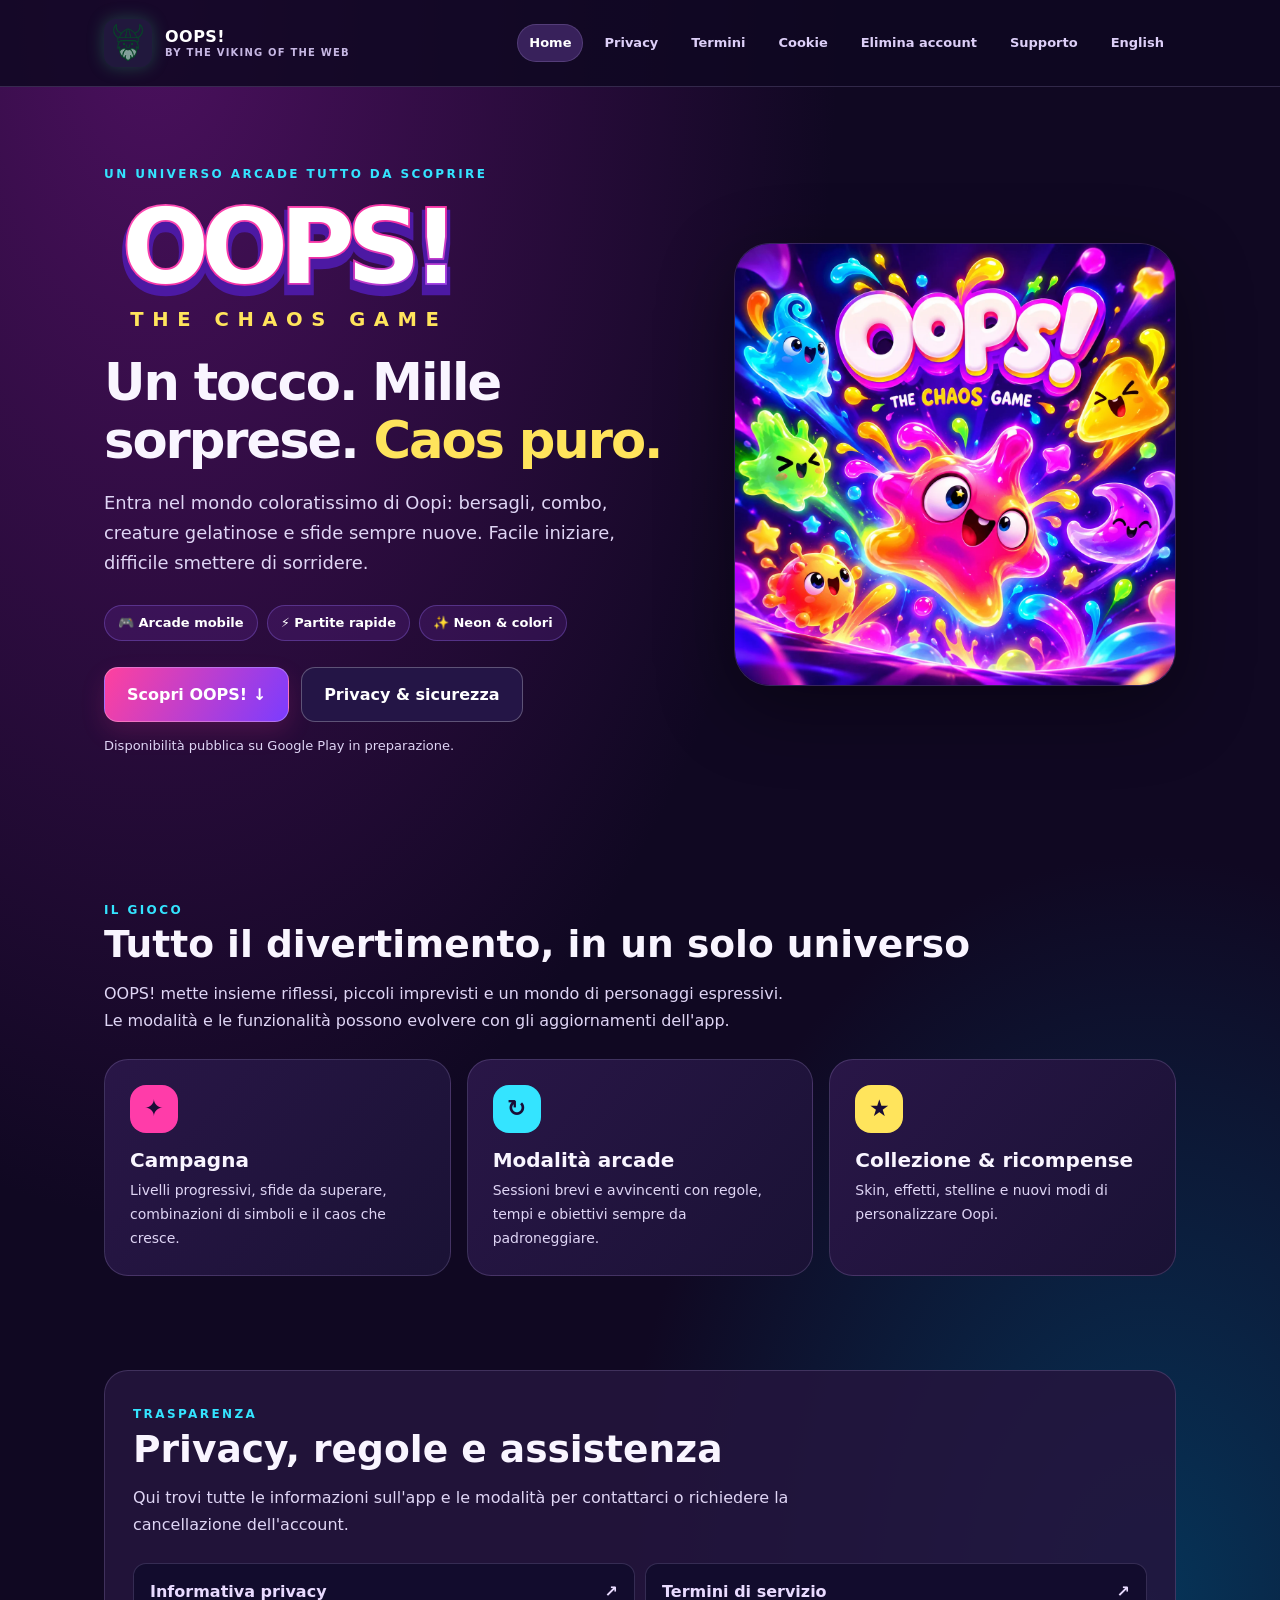
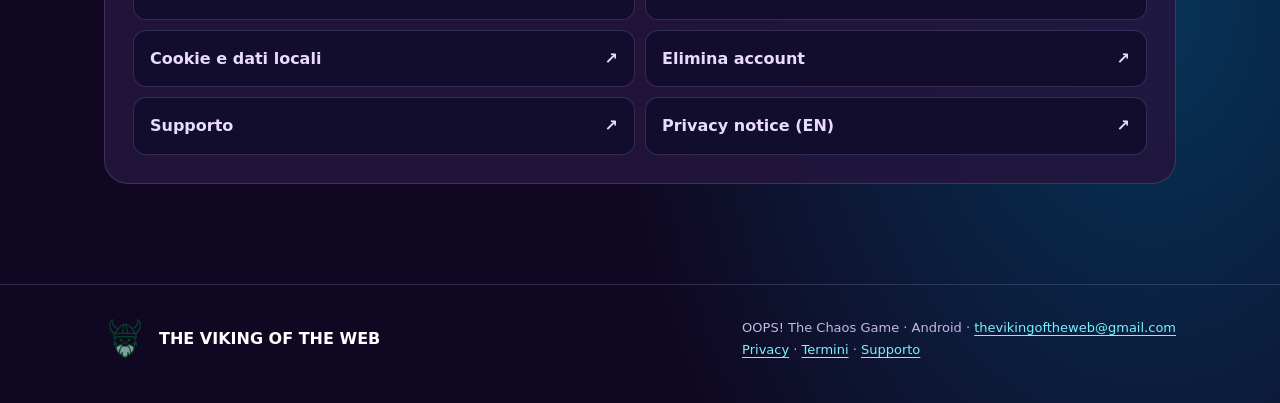
<file: index.html>
<!doctype html>
<html lang="it"><head><meta charset="utf-8"><meta name="viewport" content="width=device-width, initial-scale=1"><meta name="theme-color" content="#180B3B">
<title>Sito ufficiale | OOPS! – The Chaos Game</title><meta name="description" content="OOPS! The Chaos Game: il gioco arcade coloratissimo. Scopri il mondo di Oopi, privacy e supporto.">
<link rel="icon" href="/favicon.png" type="image/png"><link rel="stylesheet" href="/styles.css">
<link rel="canonical" href="https://oopschaos.com/"><meta property="og:title" content="OOPS! – The Chaos Game"><meta property="og:description" content="Gioco arcade neon con Oopi e creature gelatinose."><meta property="og:image" content="https://oopschaos.com/assets/oops-original-art.png"><meta property="og:type" content="website">
</head><body><a href="#main" class="skip-link">Vai al contenuto</a>
<header class="site-header"><div class="container topbar"><a class="identity" href="/" aria-label="Sito ufficiale OOPS!"><img src="/assets/the-viking-of-the-web-logo.png" width="48" height="48" alt=""><span class="word">OOPS!<small>by The Viking of the Web</small></span></a>
<nav class="nav" aria-label="Navigazione principale"><a href="/" aria-current="page">Home</a><a href="/privacy" >Privacy</a><a href="/terms" >Termini</a><a href="/cookies" >Cookie</a><a href="/delete-account" >Elimina account</a><a href="/support" >Supporto</a><a href="/privacy-en" lang="en" aria-label="Documenti in inglese">English</a></nav></div></header>
<main id="main"><div class="container hero"><div><span class="eyebrow">Un universo arcade tutto da scoprire</span><img class="brand" src="/assets/oops-wordmark.svg" width="550" height="150" alt="OOPS! The Chaos Game"><h1>Un tocco. Mille sorprese. <strong>Caos puro.</strong></h1><p class="lead">Entra nel mondo coloratissimo di Oopi: bersagli, combo, creature gelatinose e sfide sempre nuove. Facile iniziare, difficile smettere di sorridere.</p><div class="pills"><span class="pill">🎮 Arcade mobile</span><span class="pill">⚡ Partite rapide</span><span class="pill">✨ Neon &amp; colori</span></div><div class="card-actions"><a class="button" href="#il-gioco">Scopri OOPS! ↓</a><a class="button secondary" href="/privacy">Privacy &amp; sicurezza</a></div><p class="fine">Disponibilità pubblica su Google Play in preparazione.</p></div><div class="hero-art hero-cover" aria-label="Copertina originale di OOPS! The Chaos Game"><img src="/assets/oops-original-art.webp" alt="OOPS! The Chaos Game: personaggi gelatinosi neon colorati" width="520" height="520"></div></div>
<section class="container" id="il-gioco"><span class="eyebrow">Il gioco</span><h2 class="section-title">Tutto il divertimento, in un solo universo</h2><p class="section-intro">OOPS! mette insieme riflessi, piccoli imprevisti e un mondo di personaggi espressivi. Le modalità e le funzionalità possono evolvere con gli aggiornamenti dell'app.</p><div class="grid"><article class="feature"><span class="bubble pink" aria-hidden="true">✦</span><h3>Campagna</h3><p>Livelli progressivi, sfide da superare, combinazioni di simboli e il caos che cresce.</p></article><article class="feature"><span class="bubble cyan" aria-hidden="true">↻</span><h3>Modalità arcade</h3><p>Sessioni brevi e avvincenti con regole, tempi e obiettivi sempre da padroneggiare.</p></article><article class="feature"><span class="bubble yellow" aria-hidden="true">★</span><h3>Collezione &amp; ricompense</h3><p>Skin, effetti, stelline e nuovi modi di personalizzare Oopi.</p></article></div></section>
<section class="container"><div class="panel"><span class="eyebrow">Trasparenza</span><h2 class="section-title">Privacy, regole e assistenza</h2><p class="section-intro">Qui trovi tutte le informazioni sull'app e le modalità per contattarci o richiedere la cancellazione dell'account.</p><div class="legal-links"><a href="/privacy">Informativa privacy <span>↗</span></a><a href="/terms">Termini di servizio <span>↗</span></a><a href="/cookies">Cookie e dati locali <span>↗</span></a><a href="/delete-account">Elimina account <span>↗</span></a><a href="/support">Supporto <span>↗</span></a><a href="/privacy-en">Privacy notice (EN) <span>↗</span></a></div></div></section></main>
<footer class="site-footer"><div class="container footer-inner"><div class="footer-brand"><img src="/assets/the-viking-of-the-web-logo.png" width="42" height="42" alt="Logo The Viking of the Web"><span>THE VIKING OF THE WEB</span></div><div class="footer-meta">OOPS! The Chaos Game · Android · <a href="mailto:thevikingoftheweb@gmail.com">thevikingoftheweb@gmail.com</a><div><a href="/privacy">Privacy</a> · <a href="/terms">Termini</a> · <a href="/support">Supporto</a></div></div></div></footer>
</body></html>
</file>
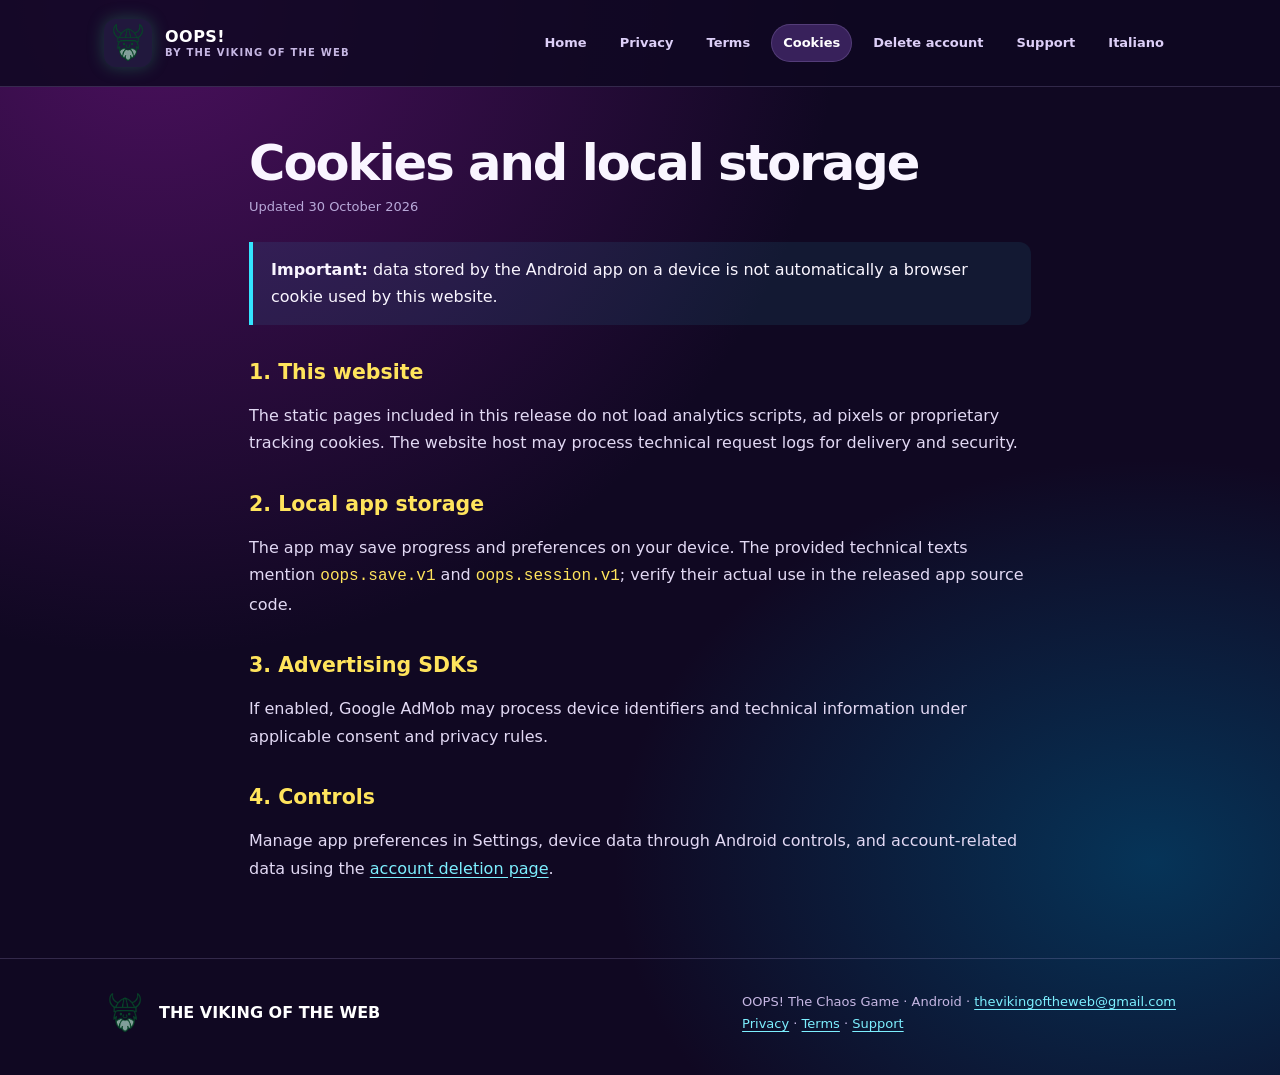
<file: cookies-en.html>
<!doctype html>
<html lang="en"><head><meta charset="utf-8"><meta name="viewport" content="width=device-width, initial-scale=1"><meta name="theme-color" content="#180B3B">
<title>Cookies and local storage | OOPS! – The Chaos Game</title><meta name="description" content="OOPS! The Chaos Game — sito ufficiale, privacy, termini e supporto.">
<link rel="icon" href="/favicon.png" type="image/png"><link rel="stylesheet" href="/styles.css">
<link rel="canonical" href="https://oopschaos.com/cookies-en">
</head><body><a href="#main" class="skip-link">Skip to content</a>
<header class="site-header"><div class="container topbar"><a class="identity" href="/" aria-label="OOPS! official website"><img src="/assets/the-viking-of-the-web-logo.png" width="48" height="48" alt=""><span class="word">OOPS!<small>by The Viking of the Web</small></span></a>
<nav class="nav" aria-label="Main navigation"><a href="/" >Home</a><a href="/privacy-en" >Privacy</a><a href="/terms-en" >Terms</a><a href="/cookies-en" aria-current="page">Cookies</a><a href="/delete-account-en" >Delete account</a><a href="/support-en" >Support</a><a href="/cookies" lang="it" aria-label="Change language">Italiano</a></nav></div></header>
<main class="document" id="main"><h1>Cookies and local storage</h1><p class="meta">Updated 30 October 2026</p><div class="note"><strong>Important:</strong> data stored by the Android app on a device is not automatically a browser cookie used by this website.</div><h2>1. This website</h2><p>The static pages included in this release do not load analytics scripts, ad pixels or proprietary tracking cookies. The website host may process technical request logs for delivery and security.</p><h2>2. Local app storage</h2><p>The app may save progress and preferences on your device. The provided technical texts mention <code>oops.save.v1</code> and <code>oops.session.v1</code>; verify their actual use in the released app source code.</p><h2>3. Advertising SDKs</h2><p>If enabled, Google AdMob may process device identifiers and technical information under applicable consent and privacy rules.</p><h2>4. Controls</h2><p>Manage app preferences in Settings, device data through Android controls, and account-related data using the <a href="/delete-account-en">account deletion page</a>.</p></main>
<footer class="site-footer"><div class="container footer-inner"><div class="footer-brand"><img src="/assets/the-viking-of-the-web-logo.png" width="42" height="42" alt="Logo The Viking of the Web"><span>THE VIKING OF THE WEB</span></div><div class="footer-meta">OOPS! The Chaos Game · Android · <a href="mailto:thevikingoftheweb@gmail.com">thevikingoftheweb@gmail.com</a><div><a href="/privacy-en">Privacy</a> · <a href="/terms-en">Terms</a> · <a href="/support-en">Support</a></div></div></div></footer>
</body></html>
</file>
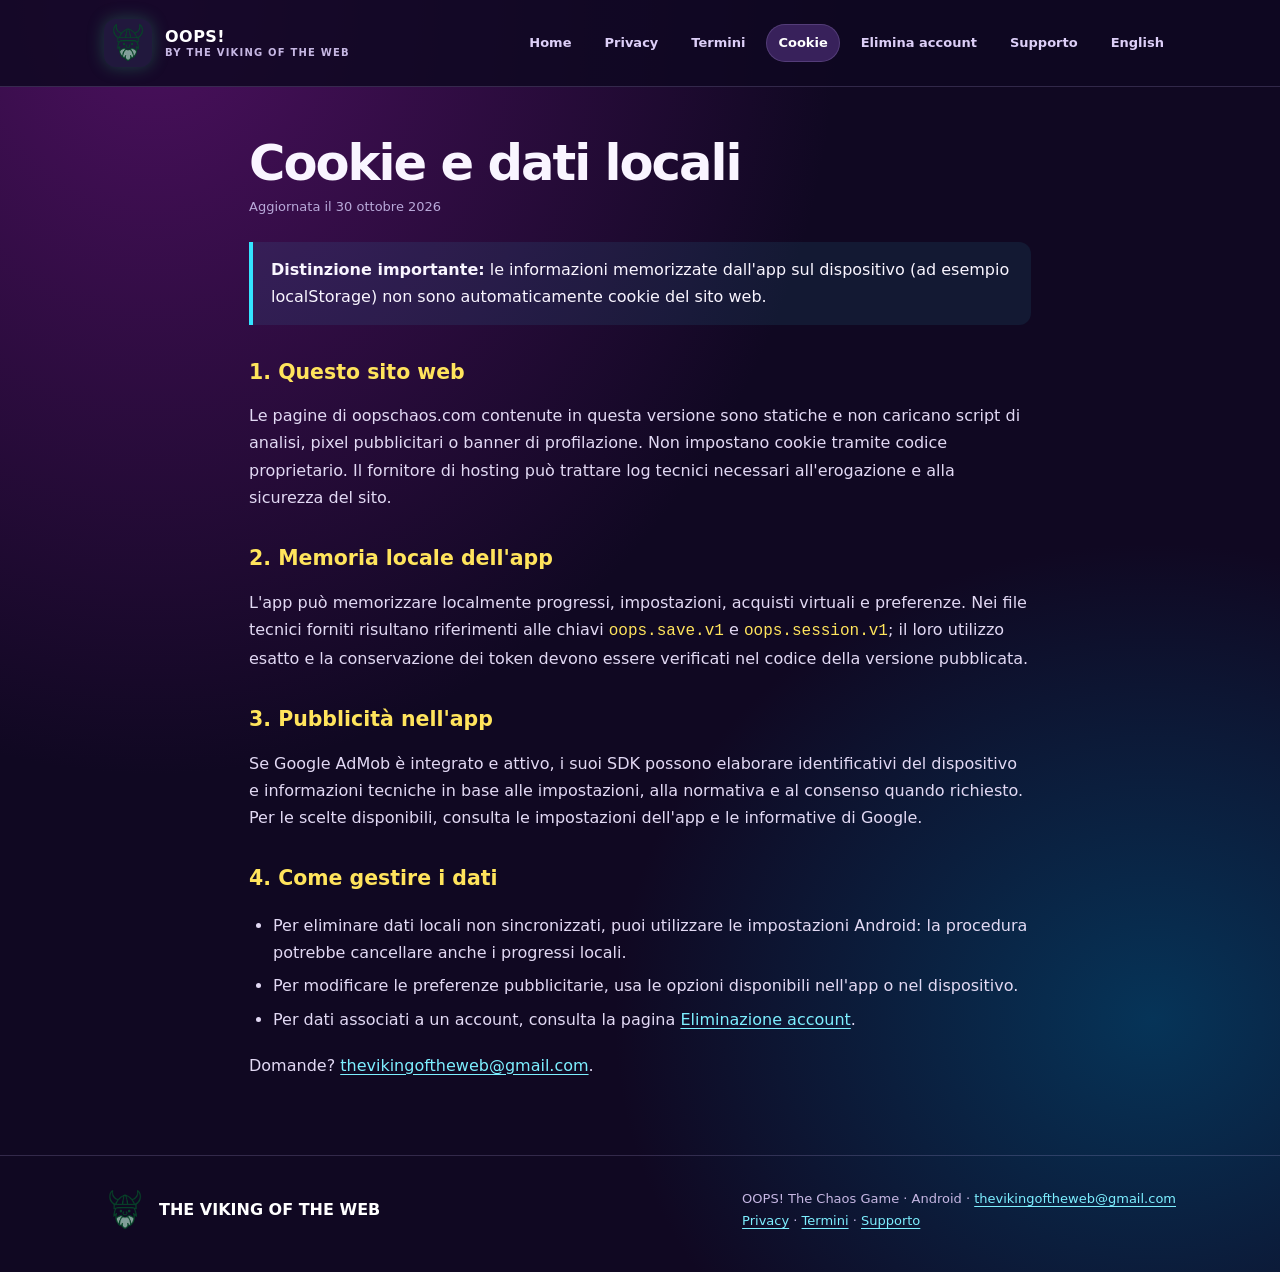
<file: cookies.html>
<!doctype html>
<html lang="it"><head><meta charset="utf-8"><meta name="viewport" content="width=device-width, initial-scale=1"><meta name="theme-color" content="#180B3B">
<title>Cookie e dati locali | OOPS! – The Chaos Game</title><meta name="description" content="OOPS! The Chaos Game — sito ufficiale, privacy, termini e supporto.">
<link rel="icon" href="/favicon.png" type="image/png"><link rel="stylesheet" href="/styles.css">
<link rel="canonical" href="https://oopschaos.com/cookies">
</head><body><a href="#main" class="skip-link">Skip to content</a>
<header class="site-header"><div class="container topbar"><a class="identity" href="/" aria-label="OOPS! official website"><img src="/assets/the-viking-of-the-web-logo.png" width="48" height="48" alt=""><span class="word">OOPS!<small>by The Viking of the Web</small></span></a>
<nav class="nav" aria-label="Navigazione principale"><a href="/" >Home</a><a href="/privacy" >Privacy</a><a href="/terms" >Termini</a><a href="/cookies" aria-current="page">Cookie</a><a href="/delete-account" >Elimina account</a><a href="/support" >Supporto</a><a href="/cookies-en" lang="en" aria-label="Change language">English</a></nav></div></header>
<main class="document" id="main"><h1>Cookie e dati locali</h1><p class="meta">Aggiornata il 30 ottobre 2026</p><div class="note"><strong>Distinzione importante:</strong> le informazioni memorizzate dall'app sul dispositivo (ad esempio localStorage) non sono automaticamente cookie del sito web.</div>
<h2>1. Questo sito web</h2><p>Le pagine di oopschaos.com contenute in questa versione sono statiche e non caricano script di analisi, pixel pubblicitari o banner di profilazione. Non impostano cookie tramite codice proprietario. Il fornitore di hosting può trattare log tecnici necessari all'erogazione e alla sicurezza del sito.</p>
<h2>2. Memoria locale dell'app</h2><p>L'app può memorizzare localmente progressi, impostazioni, acquisti virtuali e preferenze. Nei file tecnici forniti risultano riferimenti alle chiavi <code>oops.save.v1</code> e <code>oops.session.v1</code>; il loro utilizzo esatto e la conservazione dei token devono essere verificati nel codice della versione pubblicata.</p>
<h2>3. Pubblicità nell'app</h2><p>Se Google AdMob è integrato e attivo, i suoi SDK possono elaborare identificativi del dispositivo e informazioni tecniche in base alle impostazioni, alla normativa e al consenso quando richiesto. Per le scelte disponibili, consulta le impostazioni dell'app e le informative di Google.</p>
<h2>4. Come gestire i dati</h2><ul><li>Per eliminare dati locali non sincronizzati, puoi utilizzare le impostazioni Android: la procedura potrebbe cancellare anche i progressi locali.</li><li>Per modificare le preferenze pubblicitarie, usa le opzioni disponibili nell'app o nel dispositivo.</li><li>Per dati associati a un account, consulta la pagina <a href="/delete-account">Eliminazione account</a>.</li></ul>
<p>Domande? <a href="mailto:thevikingoftheweb@gmail.com">thevikingoftheweb@gmail.com</a>.</p></main>
<footer class="site-footer"><div class="container footer-inner"><div class="footer-brand"><img src="/assets/the-viking-of-the-web-logo.png" width="42" height="42" alt="Logo The Viking of the Web"><span>THE VIKING OF THE WEB</span></div><div class="footer-meta">OOPS! The Chaos Game · Android · <a href="mailto:thevikingoftheweb@gmail.com">thevikingoftheweb@gmail.com</a><div><a href="/privacy">Privacy</a> · <a href="/terms">Termini</a> · <a href="/support">Supporto</a></div></div></div></footer>
</body></html>
</file>
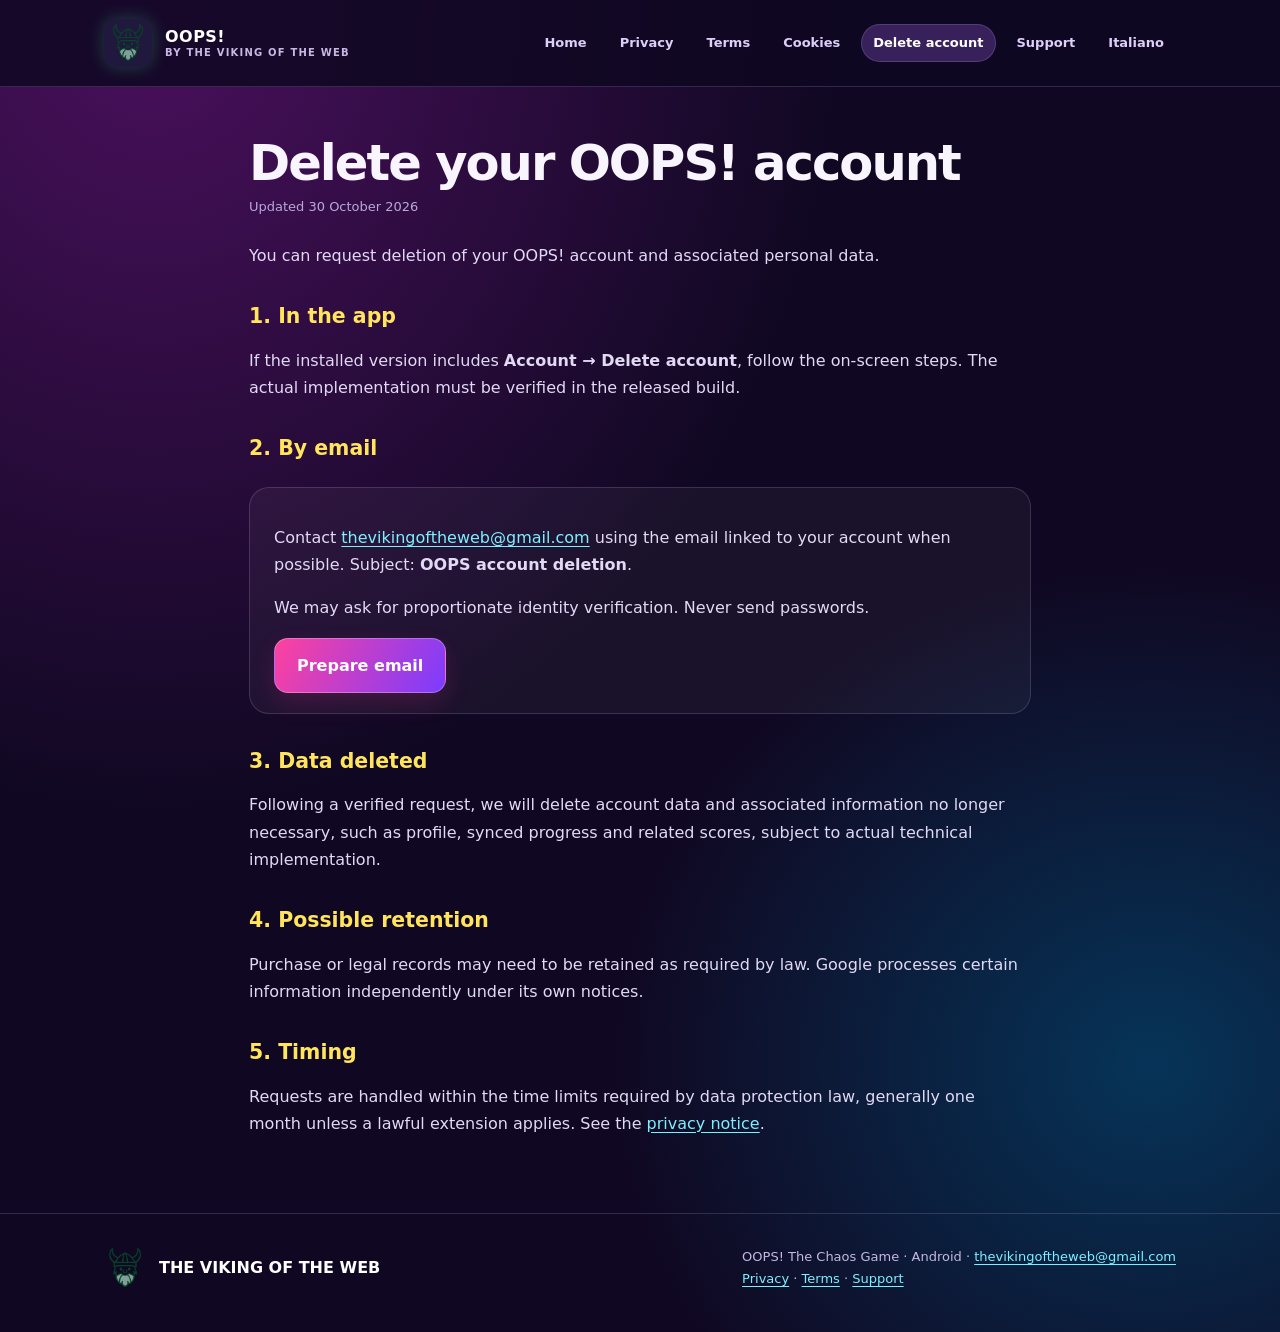
<file: delete-account-en.html>
<!doctype html>
<html lang="en"><head><meta charset="utf-8"><meta name="viewport" content="width=device-width, initial-scale=1"><meta name="theme-color" content="#180B3B">
<title>Delete account | OOPS! – The Chaos Game</title><meta name="description" content="OOPS! The Chaos Game — sito ufficiale, privacy, termini e supporto.">
<link rel="icon" href="/favicon.png" type="image/png"><link rel="stylesheet" href="/styles.css">
<link rel="canonical" href="https://oopschaos.com/delete-account-en">
</head><body><a href="#main" class="skip-link">Skip to content</a>
<header class="site-header"><div class="container topbar"><a class="identity" href="/" aria-label="OOPS! official website"><img src="/assets/the-viking-of-the-web-logo.png" width="48" height="48" alt=""><span class="word">OOPS!<small>by The Viking of the Web</small></span></a>
<nav class="nav" aria-label="Main navigation"><a href="/" >Home</a><a href="/privacy-en" >Privacy</a><a href="/terms-en" >Terms</a><a href="/cookies-en" >Cookies</a><a href="/delete-account-en" aria-current="page">Delete account</a><a href="/support-en" >Support</a><a href="/delete-account" lang="it" aria-label="Change language">Italiano</a></nav></div></header>
<main class="document" id="main"><h1>Delete your OOPS! account</h1><p class="meta">Updated 30 October 2026</p><p>You can request deletion of your OOPS! account and associated personal data.</p><h2>1. In the app</h2><p>If the installed version includes <strong>Account → Delete account</strong>, follow the on-screen steps. The actual implementation must be verified in the released build.</p><h2>2. By email</h2><div class="box"><p>Contact <a href="mailto:thevikingoftheweb@gmail.com?subject=OOPS%20account%20deletion%20request">thevikingoftheweb@gmail.com</a> using the email linked to your account when possible. Subject: <strong>OOPS account deletion</strong>.</p><p>We may ask for proportionate identity verification. Never send passwords.</p><a class="button" href="mailto:thevikingoftheweb@gmail.com?subject=OOPS%20account%20deletion%20request">Prepare email</a></div><h2>3. Data deleted</h2><p>Following a verified request, we will delete account data and associated information no longer necessary, such as profile, synced progress and related scores, subject to actual technical implementation.</p><h2>4. Possible retention</h2><p>Purchase or legal records may need to be retained as required by law. Google processes certain information independently under its own notices.</p><h2>5. Timing</h2><p>Requests are handled within the time limits required by data protection law, generally one month unless a lawful extension applies. See the <a href="/privacy-en">privacy notice</a>.</p></main>
<footer class="site-footer"><div class="container footer-inner"><div class="footer-brand"><img src="/assets/the-viking-of-the-web-logo.png" width="42" height="42" alt="Logo The Viking of the Web"><span>THE VIKING OF THE WEB</span></div><div class="footer-meta">OOPS! The Chaos Game · Android · <a href="mailto:thevikingoftheweb@gmail.com">thevikingoftheweb@gmail.com</a><div><a href="/privacy-en">Privacy</a> · <a href="/terms-en">Terms</a> · <a href="/support-en">Support</a></div></div></div></footer>
</body></html>
</file>
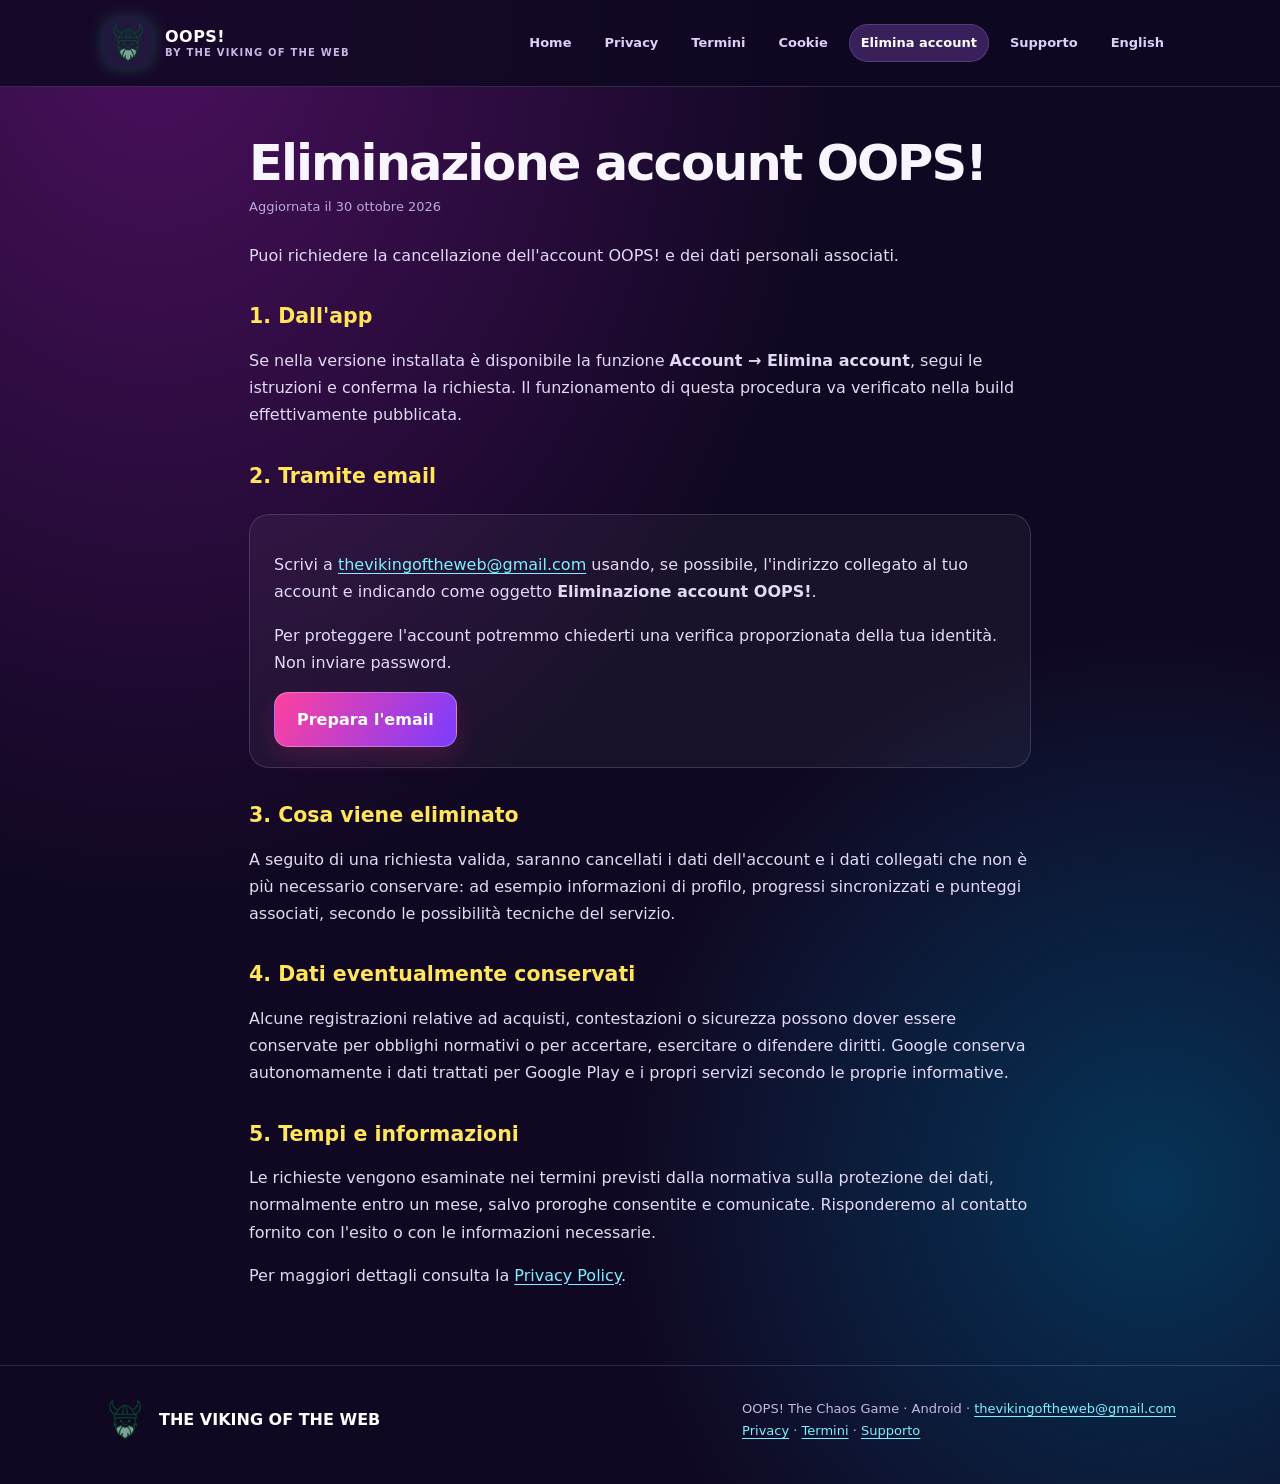
<file: delete-account.html>
<!doctype html>
<html lang="it"><head><meta charset="utf-8"><meta name="viewport" content="width=device-width, initial-scale=1"><meta name="theme-color" content="#180B3B">
<title>Eliminazione account | OOPS! – The Chaos Game</title><meta name="description" content="OOPS! The Chaos Game — sito ufficiale, privacy, termini e supporto.">
<link rel="icon" href="/favicon.png" type="image/png"><link rel="stylesheet" href="/styles.css">
<link rel="canonical" href="https://oopschaos.com/delete-account">
</head><body><a href="#main" class="skip-link">Skip to content</a>
<header class="site-header"><div class="container topbar"><a class="identity" href="/" aria-label="OOPS! official website"><img src="/assets/the-viking-of-the-web-logo.png" width="48" height="48" alt=""><span class="word">OOPS!<small>by The Viking of the Web</small></span></a>
<nav class="nav" aria-label="Navigazione principale"><a href="/" >Home</a><a href="/privacy" >Privacy</a><a href="/terms" >Termini</a><a href="/cookies" >Cookie</a><a href="/delete-account" aria-current="page">Elimina account</a><a href="/support" >Supporto</a><a href="/delete-account-en" lang="en" aria-label="Change language">English</a></nav></div></header>
<main class="document" id="main"><h1>Eliminazione account OOPS!</h1><p class="meta">Aggiornata il 30 ottobre 2026</p><p>Puoi richiedere la cancellazione dell'account OOPS! e dei dati personali associati.</p>
<h2>1. Dall'app</h2><p>Se nella versione installata è disponibile la funzione <strong>Account → Elimina account</strong>, segui le istruzioni e conferma la richiesta. Il funzionamento di questa procedura va verificato nella build effettivamente pubblicata.</p>
<h2>2. Tramite email</h2><div class="box"><p>Scrivi a <a href="mailto:thevikingoftheweb@gmail.com?subject=Richiesta%20eliminazione%20account%20OOPS">thevikingoftheweb@gmail.com</a> usando, se possibile, l'indirizzo collegato al tuo account e indicando come oggetto <strong>Eliminazione account OOPS!</strong>.</p><p>Per proteggere l'account potremmo chiederti una verifica proporzionata della tua identità. Non inviare password.</p><a class="button" href="mailto:thevikingoftheweb@gmail.com?subject=Richiesta%20eliminazione%20account%20OOPS">Prepara l'email</a></div>
<h2>3. Cosa viene eliminato</h2><p>A seguito di una richiesta valida, saranno cancellati i dati dell'account e i dati collegati che non è più necessario conservare: ad esempio informazioni di profilo, progressi sincronizzati e punteggi associati, secondo le possibilità tecniche del servizio.</p>
<h2>4. Dati eventualmente conservati</h2><p>Alcune registrazioni relative ad acquisti, contestazioni o sicurezza possono dover essere conservate per obblighi normativi o per accertare, esercitare o difendere diritti. Google conserva autonomamente i dati trattati per Google Play e i propri servizi secondo le proprie informative.</p>
<h2>5. Tempi e informazioni</h2><p>Le richieste vengono esaminate nei termini previsti dalla normativa sulla protezione dei dati, normalmente entro un mese, salvo proroghe consentite e comunicate. Risponderemo al contatto fornito con l'esito o con le informazioni necessarie.</p><p>Per maggiori dettagli consulta la <a href="/privacy">Privacy Policy</a>.</p></main>
<footer class="site-footer"><div class="container footer-inner"><div class="footer-brand"><img src="/assets/the-viking-of-the-web-logo.png" width="42" height="42" alt="Logo The Viking of the Web"><span>THE VIKING OF THE WEB</span></div><div class="footer-meta">OOPS! The Chaos Game · Android · <a href="mailto:thevikingoftheweb@gmail.com">thevikingoftheweb@gmail.com</a><div><a href="/privacy">Privacy</a> · <a href="/terms">Termini</a> · <a href="/support">Supporto</a></div></div></div></footer>
</body></html>
</file>
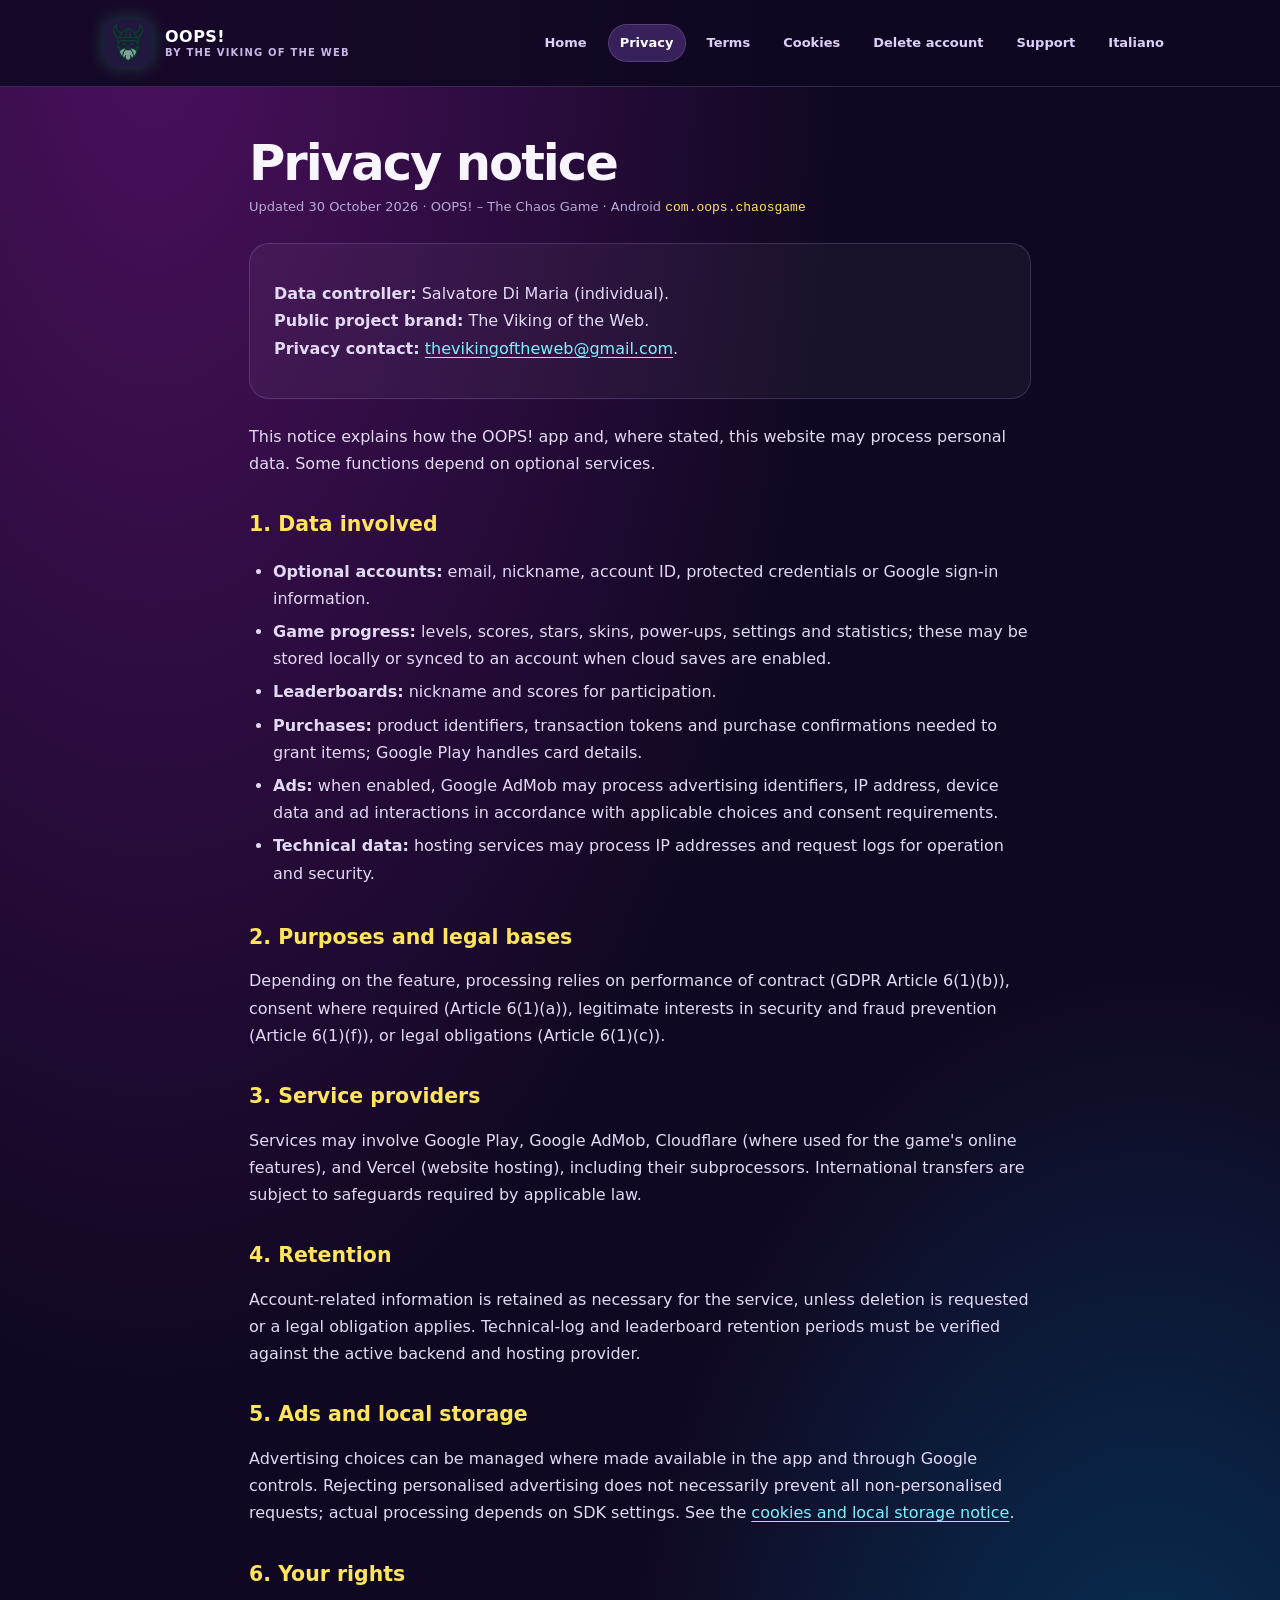
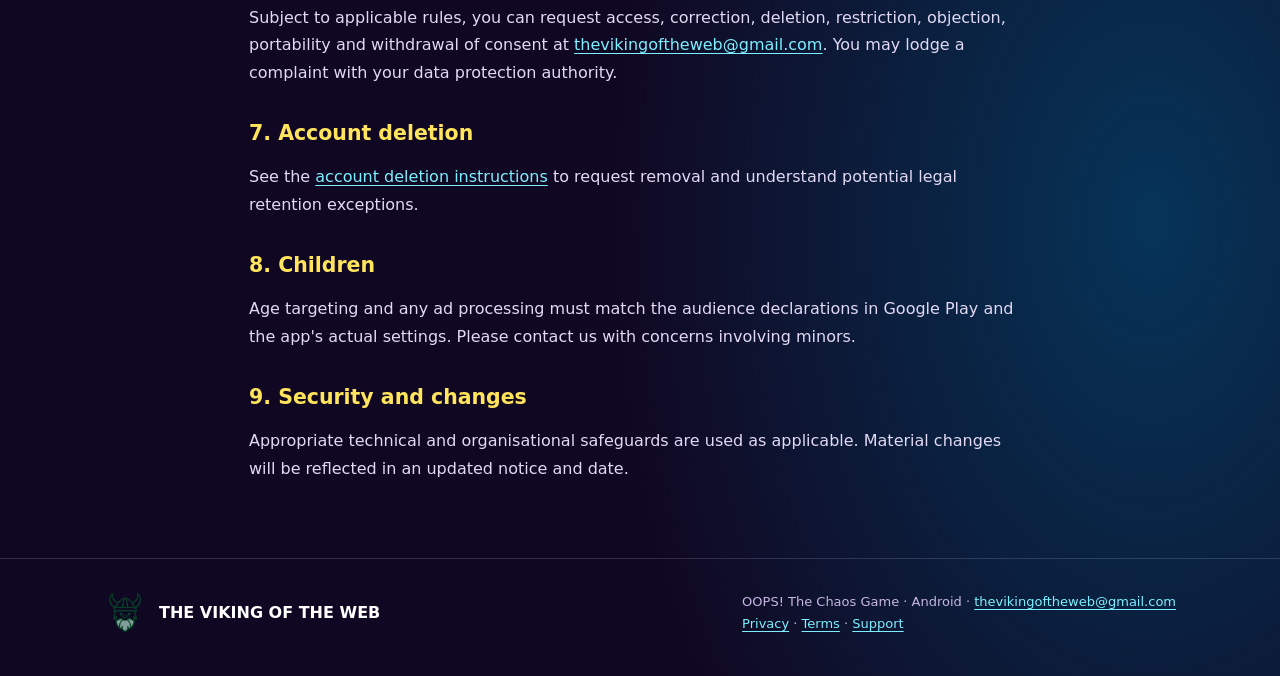
<file: privacy-en.html>
<!doctype html>
<html lang="en"><head><meta charset="utf-8"><meta name="viewport" content="width=device-width, initial-scale=1"><meta name="theme-color" content="#180B3B">
<title>Privacy notice | OOPS! – The Chaos Game</title><meta name="description" content="OOPS! The Chaos Game — sito ufficiale, privacy, termini e supporto.">
<link rel="icon" href="/favicon.png" type="image/png"><link rel="stylesheet" href="/styles.css">
<link rel="canonical" href="https://oopschaos.com/privacy-en">
</head><body><a href="#main" class="skip-link">Skip to content</a>
<header class="site-header"><div class="container topbar"><a class="identity" href="/" aria-label="OOPS! official website"><img src="/assets/the-viking-of-the-web-logo.png" width="48" height="48" alt=""><span class="word">OOPS!<small>by The Viking of the Web</small></span></a>
<nav class="nav" aria-label="Main navigation"><a href="/" >Home</a><a href="/privacy-en" aria-current="page">Privacy</a><a href="/terms-en" >Terms</a><a href="/cookies-en" >Cookies</a><a href="/delete-account-en" >Delete account</a><a href="/support-en" >Support</a><a href="/privacy" lang="it" aria-label="Change language">Italiano</a></nav></div></header>
<main class="document" id="main"><h1>Privacy notice</h1><p class="meta">Updated 30 October 2026 · OOPS! – The Chaos Game · Android <code>com.oops.chaosgame</code></p><div class="box"><p><strong>Data controller:</strong> Salvatore Di Maria (individual).<br><strong>Public project brand:</strong> The Viking of the Web.<br><strong>Privacy contact:</strong> <a href="mailto:thevikingoftheweb@gmail.com">thevikingoftheweb@gmail.com</a>.</p></div><p>This notice explains how the OOPS! app and, where stated, this website may process personal data. Some functions depend on optional services.</p>
<h2>1. Data involved</h2><ul><li><strong>Optional accounts:</strong> email, nickname, account ID, protected credentials or Google sign-in information.</li><li><strong>Game progress:</strong> levels, scores, stars, skins, power-ups, settings and statistics; these may be stored locally or synced to an account when cloud saves are enabled.</li><li><strong>Leaderboards:</strong> nickname and scores for participation.</li><li><strong>Purchases:</strong> product identifiers, transaction tokens and purchase confirmations needed to grant items; Google Play handles card details.</li><li><strong>Ads:</strong> when enabled, Google AdMob may process advertising identifiers, IP address, device data and ad interactions in accordance with applicable choices and consent requirements.</li><li><strong>Technical data:</strong> hosting services may process IP addresses and request logs for operation and security.</li></ul>
<h2>2. Purposes and legal bases</h2><p>Depending on the feature, processing relies on performance of contract (GDPR Article 6(1)(b)), consent where required (Article 6(1)(a)), legitimate interests in security and fraud prevention (Article 6(1)(f)), or legal obligations (Article 6(1)(c)).</p>
<h2>3. Service providers</h2><p>Services may involve Google Play, Google AdMob, Cloudflare (where used for the game's online features), and Vercel (website hosting), including their subprocessors. International transfers are subject to safeguards required by applicable law.</p>
<h2>4. Retention</h2><p>Account-related information is retained as necessary for the service, unless deletion is requested or a legal obligation applies. Technical-log and leaderboard retention periods must be verified against the active backend and hosting provider.</p>
<h2>5. Ads and local storage</h2><p>Advertising choices can be managed where made available in the app and through Google controls. Rejecting personalised advertising does not necessarily prevent all non-personalised requests; actual processing depends on SDK settings. See the <a href="/cookies-en">cookies and local storage notice</a>.</p>
<h2>6. Your rights</h2><p>Subject to applicable rules, you can request access, correction, deletion, restriction, objection, portability and withdrawal of consent at <a href="mailto:thevikingoftheweb@gmail.com">thevikingoftheweb@gmail.com</a>. You may lodge a complaint with your data protection authority.</p>
<h2>7. Account deletion</h2><p>See the <a href="/delete-account-en">account deletion instructions</a> to request removal and understand potential legal retention exceptions.</p>
<h2>8. Children</h2><p>Age targeting and any ad processing must match the audience declarations in Google Play and the app's actual settings. Please contact us with concerns involving minors.</p>
<h2>9. Security and changes</h2><p>Appropriate technical and organisational safeguards are used as applicable. Material changes will be reflected in an updated notice and date.</p></main>
<footer class="site-footer"><div class="container footer-inner"><div class="footer-brand"><img src="/assets/the-viking-of-the-web-logo.png" width="42" height="42" alt="Logo The Viking of the Web"><span>THE VIKING OF THE WEB</span></div><div class="footer-meta">OOPS! The Chaos Game · Android · <a href="mailto:thevikingoftheweb@gmail.com">thevikingoftheweb@gmail.com</a><div><a href="/privacy-en">Privacy</a> · <a href="/terms-en">Terms</a> · <a href="/support-en">Support</a></div></div></div></footer>
</body></html>
</file>
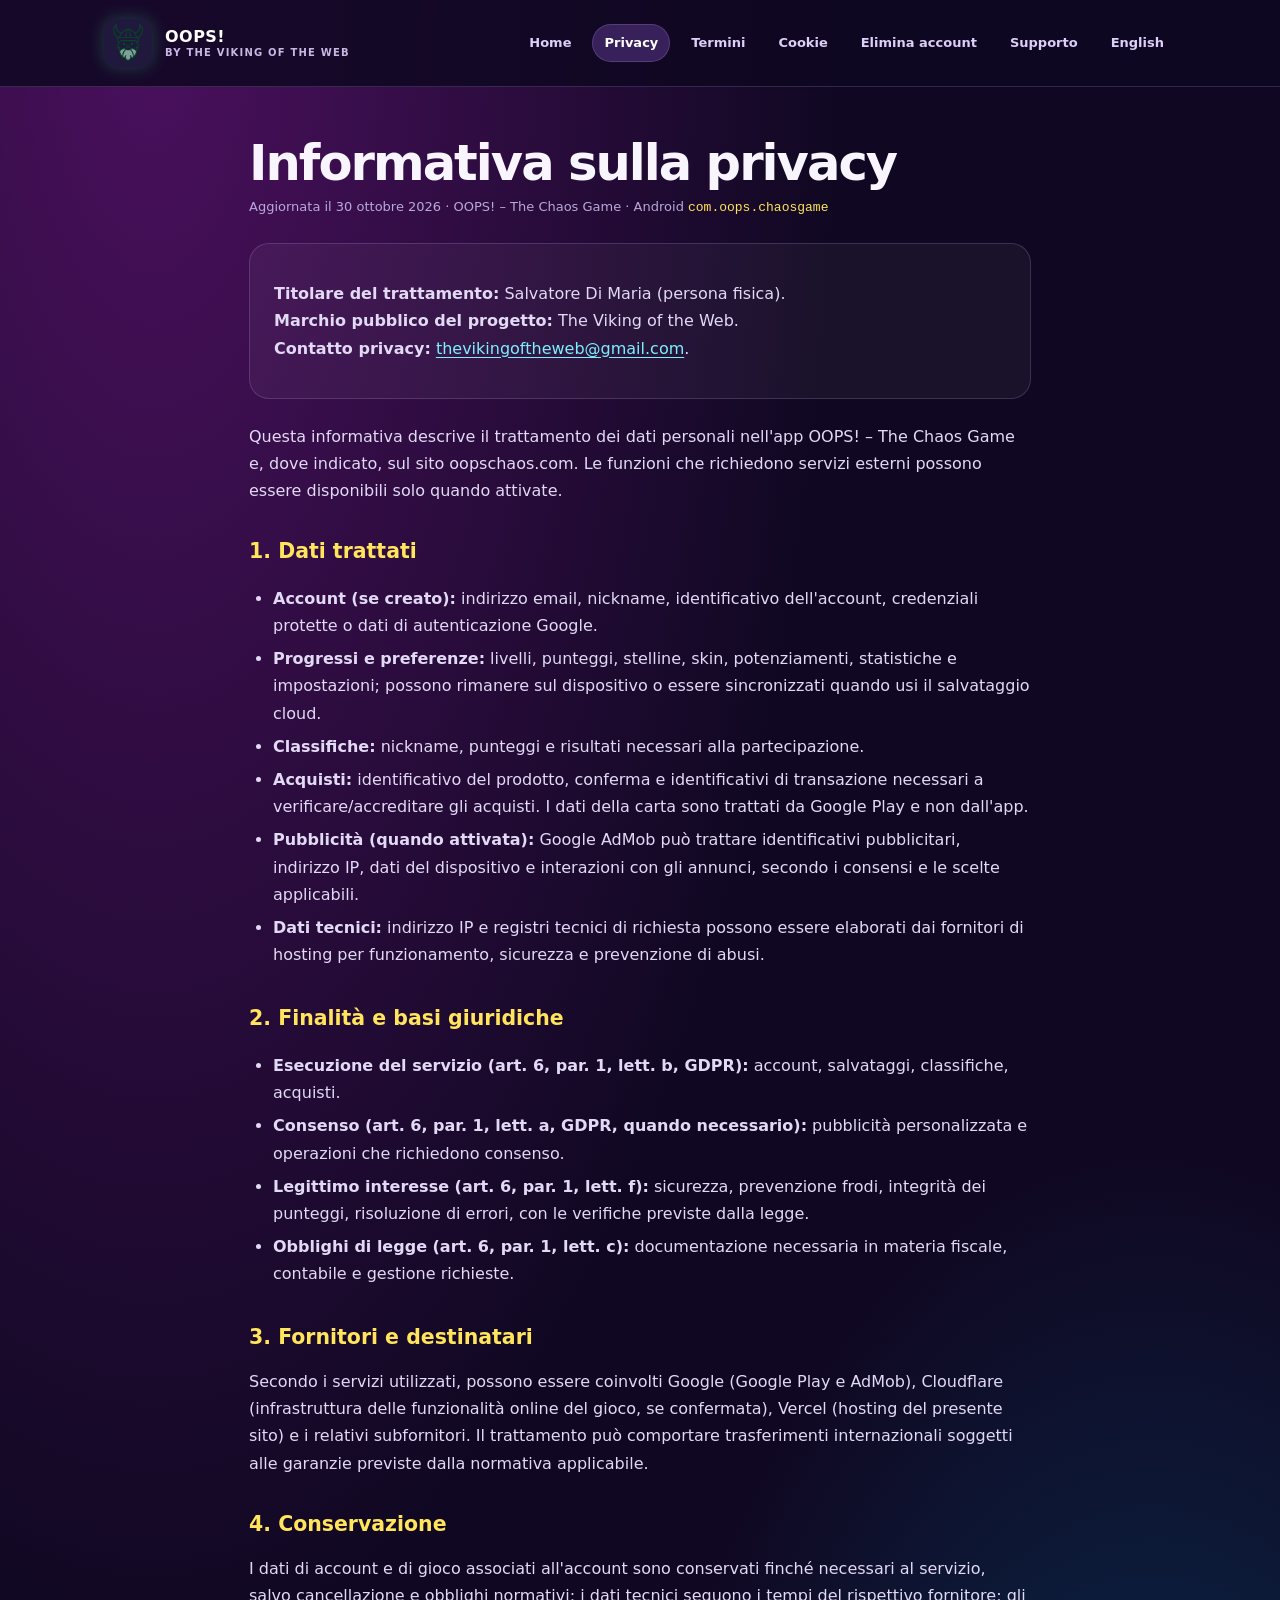
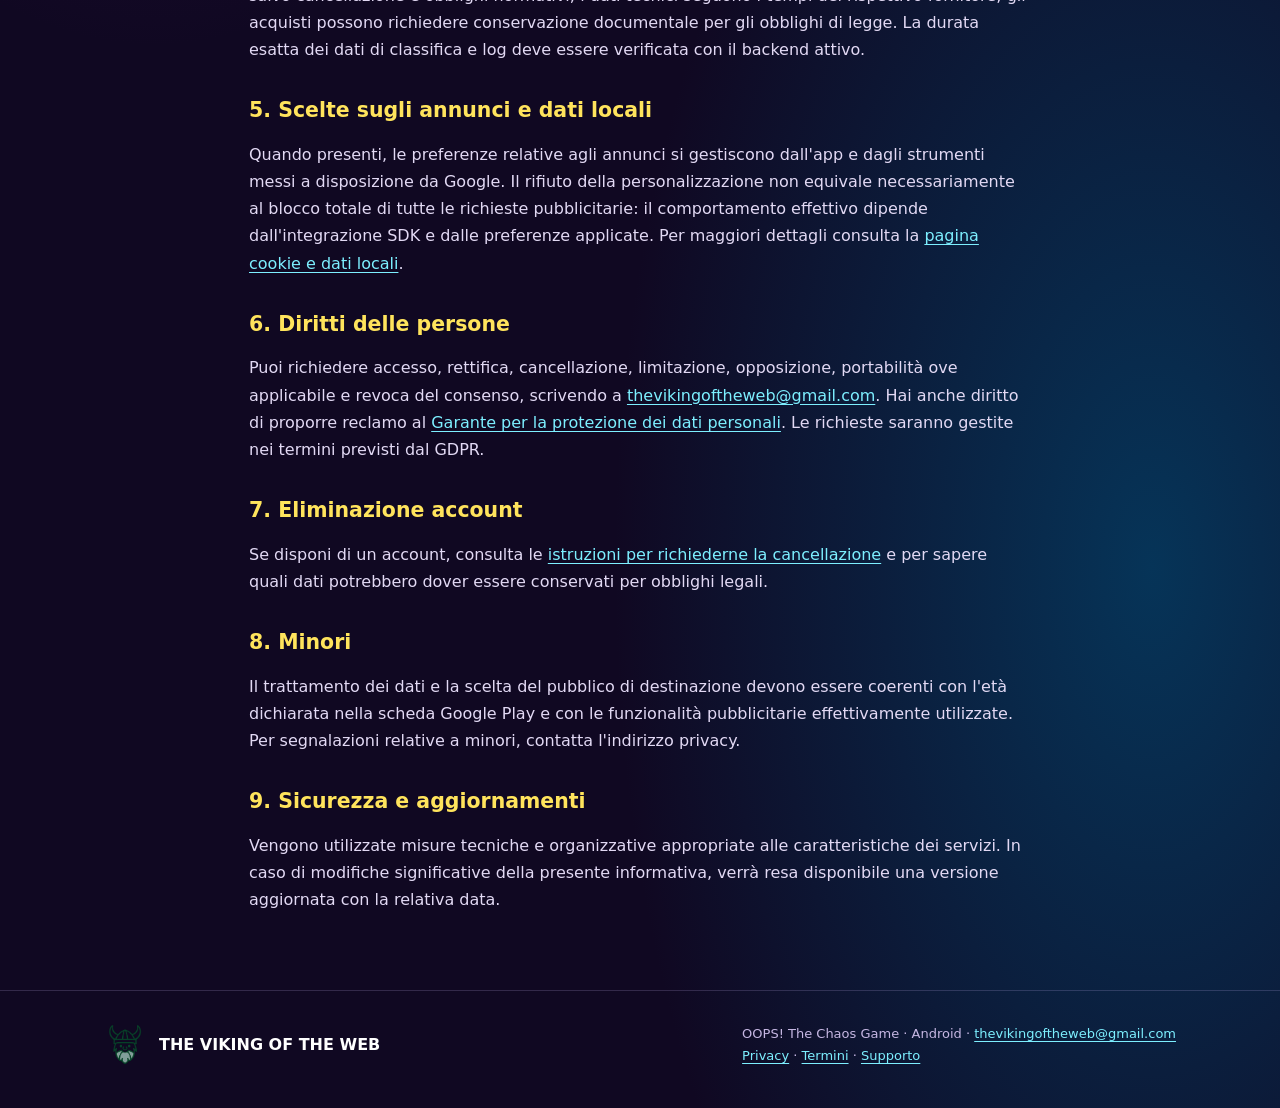
<file: privacy.html>
<!doctype html>
<html lang="it"><head><meta charset="utf-8"><meta name="viewport" content="width=device-width, initial-scale=1"><meta name="theme-color" content="#180B3B">
<title>Informativa privacy | OOPS! – The Chaos Game</title><meta name="description" content="OOPS! The Chaos Game — sito ufficiale, privacy, termini e supporto.">
<link rel="icon" href="/favicon.png" type="image/png"><link rel="stylesheet" href="/styles.css">
<link rel="canonical" href="https://oopschaos.com/privacy">
</head><body><a href="#main" class="skip-link">Skip to content</a>
<header class="site-header"><div class="container topbar"><a class="identity" href="/" aria-label="OOPS! official website"><img src="/assets/the-viking-of-the-web-logo.png" width="48" height="48" alt=""><span class="word">OOPS!<small>by The Viking of the Web</small></span></a>
<nav class="nav" aria-label="Navigazione principale"><a href="/" >Home</a><a href="/privacy" aria-current="page">Privacy</a><a href="/terms" >Termini</a><a href="/cookies" >Cookie</a><a href="/delete-account" >Elimina account</a><a href="/support" >Supporto</a><a href="/privacy-en" lang="en" aria-label="Change language">English</a></nav></div></header>
<main class="document" id="main"><h1>Informativa sulla privacy</h1><p class="meta">Aggiornata il 30 ottobre 2026 · OOPS! – The Chaos Game · Android <code>com.oops.chaosgame</code></p>
<div class="box"><p><strong>Titolare del trattamento:</strong> Salvatore Di Maria (persona fisica).<br><strong>Marchio pubblico del progetto:</strong> The Viking of the Web.<br><strong>Contatto privacy:</strong> <a href="mailto:thevikingoftheweb@gmail.com">thevikingoftheweb@gmail.com</a>.</p></div>
<p>Questa informativa descrive il trattamento dei dati personali nell'app OOPS! – The Chaos Game e, dove indicato, sul sito oopschaos.com. Le funzioni che richiedono servizi esterni possono essere disponibili solo quando attivate.</p>
<h2>1. Dati trattati</h2><ul><li><strong>Account (se creato):</strong> indirizzo email, nickname, identificativo dell'account, credenziali protette o dati di autenticazione Google.</li><li><strong>Progressi e preferenze:</strong> livelli, punteggi, stelline, skin, potenziamenti, statistiche e impostazioni; possono rimanere sul dispositivo o essere sincronizzati quando usi il salvataggio cloud.</li><li><strong>Classifiche:</strong> nickname, punteggi e risultati necessari alla partecipazione.</li><li><strong>Acquisti:</strong> identificativo del prodotto, conferma e identificativi di transazione necessari a verificare/accreditare gli acquisti. I dati della carta sono trattati da Google Play e non dall'app.</li><li><strong>Pubblicità (quando attivata):</strong> Google AdMob può trattare identificativi pubblicitari, indirizzo IP, dati del dispositivo e interazioni con gli annunci, secondo i consensi e le scelte applicabili.</li><li><strong>Dati tecnici:</strong> indirizzo IP e registri tecnici di richiesta possono essere elaborati dai fornitori di hosting per funzionamento, sicurezza e prevenzione di abusi.</li></ul>
<h2>2. Finalità e basi giuridiche</h2><ul><li><strong>Esecuzione del servizio (art. 6, par. 1, lett. b, GDPR):</strong> account, salvataggi, classifiche, acquisti.</li><li><strong>Consenso (art. 6, par. 1, lett. a, GDPR, quando necessario):</strong> pubblicità personalizzata e operazioni che richiedono consenso.</li><li><strong>Legittimo interesse (art. 6, par. 1, lett. f):</strong> sicurezza, prevenzione frodi, integrità dei punteggi, risoluzione di errori, con le verifiche previste dalla legge.</li><li><strong>Obblighi di legge (art. 6, par. 1, lett. c):</strong> documentazione necessaria in materia fiscale, contabile e gestione richieste.</li></ul>
<h2>3. Fornitori e destinatari</h2><p>Secondo i servizi utilizzati, possono essere coinvolti Google (Google Play e AdMob), Cloudflare (infrastruttura delle funzionalità online del gioco, se confermata), Vercel (hosting del presente sito) e i relativi subfornitori. Il trattamento può comportare trasferimenti internazionali soggetti alle garanzie previste dalla normativa applicabile.</p>
<h2>4. Conservazione</h2><p>I dati di account e di gioco associati all'account sono conservati finché necessari al servizio, salvo cancellazione e obblighi normativi; i dati tecnici seguono i tempi del rispettivo fornitore; gli acquisti possono richiedere conservazione documentale per gli obblighi di legge. La durata esatta dei dati di classifica e log deve essere verificata con il backend attivo.</p>
<h2>5. Scelte sugli annunci e dati locali</h2><p>Quando presenti, le preferenze relative agli annunci si gestiscono dall'app e dagli strumenti messi a disposizione da Google. Il rifiuto della personalizzazione non equivale necessariamente al blocco totale di tutte le richieste pubblicitarie: il comportamento effettivo dipende dall'integrazione SDK e dalle preferenze applicate. Per maggiori dettagli consulta la <a href="/cookies">pagina cookie e dati locali</a>.</p>
<h2>6. Diritti delle persone</h2><p>Puoi richiedere accesso, rettifica, cancellazione, limitazione, opposizione, portabilità ove applicabile e revoca del consenso, scrivendo a <a href="mailto:thevikingoftheweb@gmail.com">thevikingoftheweb@gmail.com</a>. Hai anche diritto di proporre reclamo al <a href="https://www.garanteprivacy.it/" rel="noopener noreferrer">Garante per la protezione dei dati personali</a>. Le richieste saranno gestite nei termini previsti dal GDPR.</p>
<h2>7. Eliminazione account</h2><p>Se disponi di un account, consulta le <a href="/delete-account">istruzioni per richiederne la cancellazione</a> e per sapere quali dati potrebbero dover essere conservati per obblighi legali.</p>
<h2>8. Minori</h2><p>Il trattamento dei dati e la scelta del pubblico di destinazione devono essere coerenti con l'età dichiarata nella scheda Google Play e con le funzionalità pubblicitarie effettivamente utilizzate. Per segnalazioni relative a minori, contatta l'indirizzo privacy.</p>
<h2>9. Sicurezza e aggiornamenti</h2><p>Vengono utilizzate misure tecniche e organizzative appropriate alle caratteristiche dei servizi. In caso di modifiche significative della presente informativa, verrà resa disponibile una versione aggiornata con la relativa data.</p></main>
<footer class="site-footer"><div class="container footer-inner"><div class="footer-brand"><img src="/assets/the-viking-of-the-web-logo.png" width="42" height="42" alt="Logo The Viking of the Web"><span>THE VIKING OF THE WEB</span></div><div class="footer-meta">OOPS! The Chaos Game · Android · <a href="mailto:thevikingoftheweb@gmail.com">thevikingoftheweb@gmail.com</a><div><a href="/privacy">Privacy</a> · <a href="/terms">Termini</a> · <a href="/support">Supporto</a></div></div></div></footer>
</body></html>
</file>
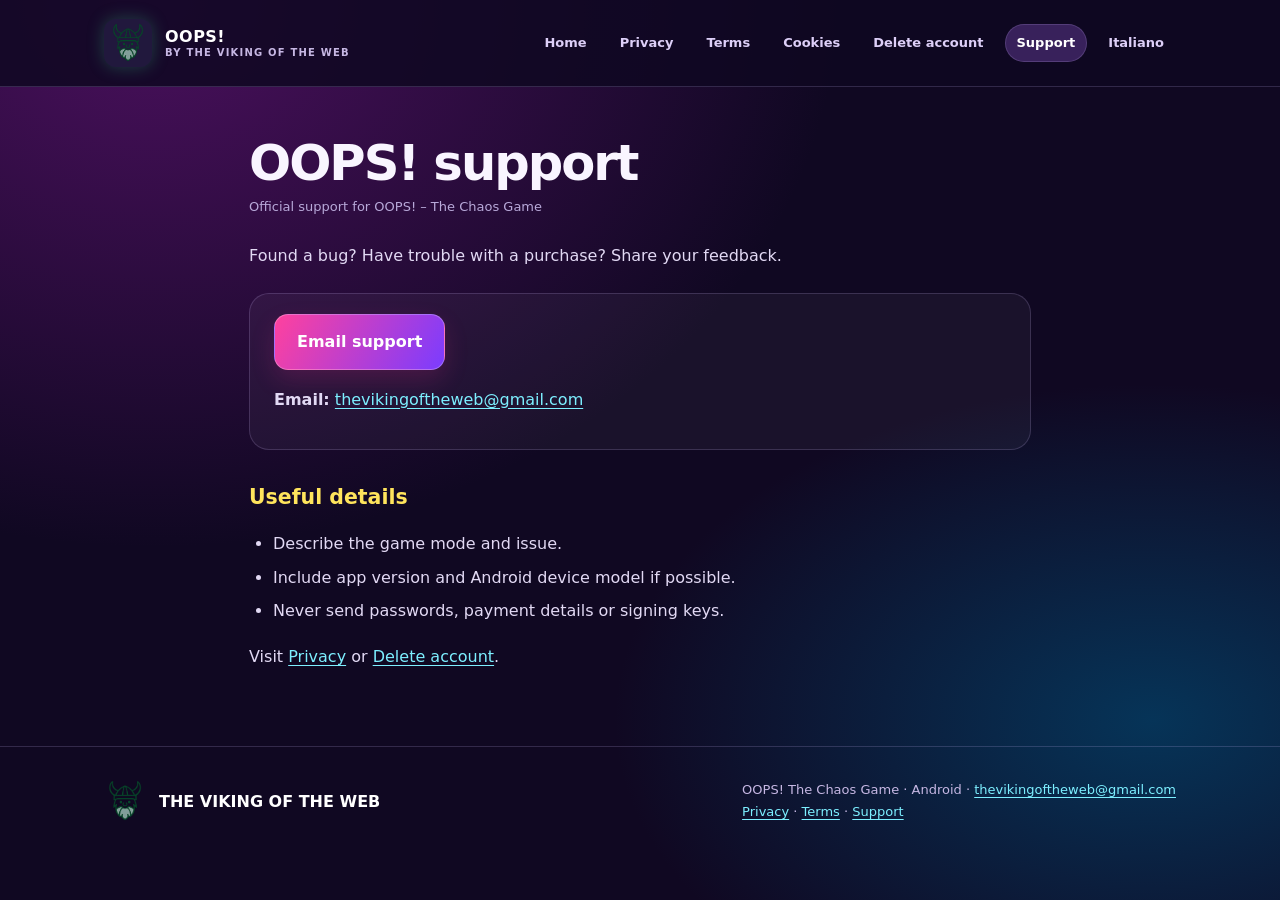
<file: support-en.html>
<!doctype html>
<html lang="en"><head><meta charset="utf-8"><meta name="viewport" content="width=device-width, initial-scale=1"><meta name="theme-color" content="#180B3B">
<title>Support | OOPS! – The Chaos Game</title><meta name="description" content="OOPS! The Chaos Game — sito ufficiale, privacy, termini e supporto.">
<link rel="icon" href="/favicon.png" type="image/png"><link rel="stylesheet" href="/styles.css">
<link rel="canonical" href="https://oopschaos.com/support-en">
</head><body><a href="#main" class="skip-link">Skip to content</a>
<header class="site-header"><div class="container topbar"><a class="identity" href="/" aria-label="OOPS! official website"><img src="/assets/the-viking-of-the-web-logo.png" width="48" height="48" alt=""><span class="word">OOPS!<small>by The Viking of the Web</small></span></a>
<nav class="nav" aria-label="Main navigation"><a href="/" >Home</a><a href="/privacy-en" >Privacy</a><a href="/terms-en" >Terms</a><a href="/cookies-en" >Cookies</a><a href="/delete-account-en" >Delete account</a><a href="/support-en" aria-current="page">Support</a><a href="/support" lang="it" aria-label="Change language">Italiano</a></nav></div></header>
<main class="document" id="main"><h1>OOPS! support</h1><p class="meta">Official support for OOPS! – The Chaos Game</p><p>Found a bug? Have trouble with a purchase? Share your feedback.</p><div class="box"><a class="button" href="mailto:thevikingoftheweb@gmail.com?subject=OOPS%20Support">Email support</a><p><strong>Email:</strong> <a href="mailto:thevikingoftheweb@gmail.com">thevikingoftheweb@gmail.com</a></p></div><h2>Useful details</h2><ul><li>Describe the game mode and issue.</li><li>Include app version and Android device model if possible.</li><li>Never send passwords, payment details or signing keys.</li></ul><p>Visit <a href="/privacy-en">Privacy</a> or <a href="/delete-account-en">Delete account</a>.</p></main>
<footer class="site-footer"><div class="container footer-inner"><div class="footer-brand"><img src="/assets/the-viking-of-the-web-logo.png" width="42" height="42" alt="Logo The Viking of the Web"><span>THE VIKING OF THE WEB</span></div><div class="footer-meta">OOPS! The Chaos Game · Android · <a href="mailto:thevikingoftheweb@gmail.com">thevikingoftheweb@gmail.com</a><div><a href="/privacy-en">Privacy</a> · <a href="/terms-en">Terms</a> · <a href="/support-en">Support</a></div></div></div></footer>
</body></html>
</file>
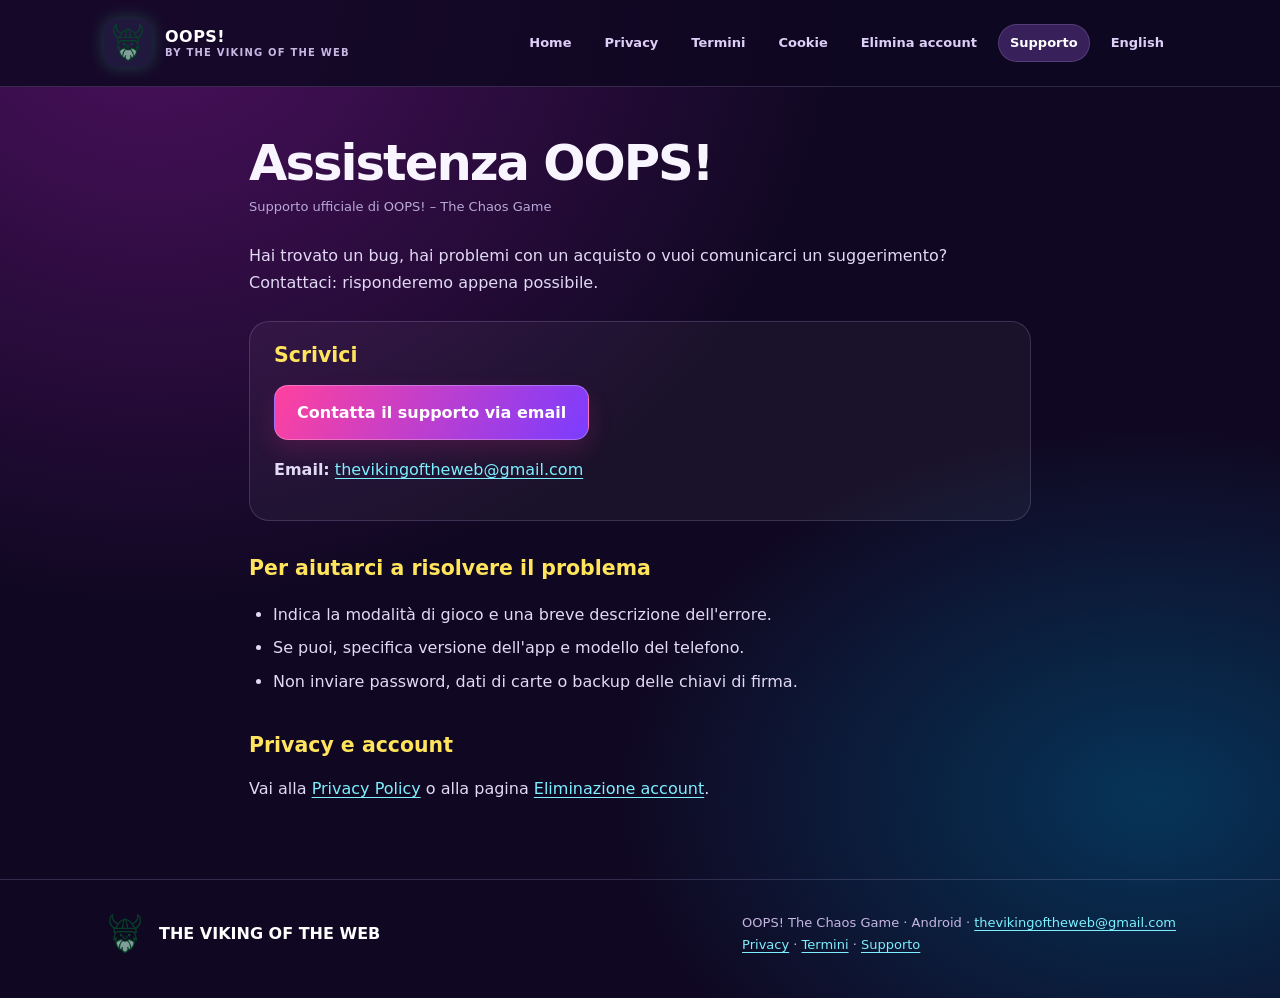
<file: support.html>
<!doctype html>
<html lang="it"><head><meta charset="utf-8"><meta name="viewport" content="width=device-width, initial-scale=1"><meta name="theme-color" content="#180B3B">
<title>Assistenza e contatti | OOPS! – The Chaos Game</title><meta name="description" content="OOPS! The Chaos Game — sito ufficiale, privacy, termini e supporto.">
<link rel="icon" href="/favicon.png" type="image/png"><link rel="stylesheet" href="/styles.css">
<link rel="canonical" href="https://oopschaos.com/support">
</head><body><a href="#main" class="skip-link">Skip to content</a>
<header class="site-header"><div class="container topbar"><a class="identity" href="/" aria-label="OOPS! official website"><img src="/assets/the-viking-of-the-web-logo.png" width="48" height="48" alt=""><span class="word">OOPS!<small>by The Viking of the Web</small></span></a>
<nav class="nav" aria-label="Navigazione principale"><a href="/" >Home</a><a href="/privacy" >Privacy</a><a href="/terms" >Termini</a><a href="/cookies" >Cookie</a><a href="/delete-account" >Elimina account</a><a href="/support" aria-current="page">Supporto</a><a href="/support-en" lang="en" aria-label="Change language">English</a></nav></div></header>
<main class="document" id="main"><h1>Assistenza OOPS!</h1><p class="meta">Supporto ufficiale di OOPS! – The Chaos Game</p><p>Hai trovato un bug, hai problemi con un acquisto o vuoi comunicarci un suggerimento? Contattaci: risponderemo appena possibile.</p><div class="box"><h2 style="margin-top:0">Scrivici</h2><p><a class="button" href="mailto:thevikingoftheweb@gmail.com?subject=Supporto%20OOPS">Contatta il supporto via email</a></p><p><strong>Email:</strong> <a href="mailto:thevikingoftheweb@gmail.com">thevikingoftheweb@gmail.com</a></p></div><h2>Per aiutarci a risolvere il problema</h2><ul><li>Indica la modalità di gioco e una breve descrizione dell'errore.</li><li>Se puoi, specifica versione dell'app e modello del telefono.</li><li>Non inviare password, dati di carte o backup delle chiavi di firma.</li></ul><h2>Privacy e account</h2><p>Vai alla <a href="/privacy">Privacy Policy</a> o alla pagina <a href="/delete-account">Eliminazione account</a>.</p></main>
<footer class="site-footer"><div class="container footer-inner"><div class="footer-brand"><img src="/assets/the-viking-of-the-web-logo.png" width="42" height="42" alt="Logo The Viking of the Web"><span>THE VIKING OF THE WEB</span></div><div class="footer-meta">OOPS! The Chaos Game · Android · <a href="mailto:thevikingoftheweb@gmail.com">thevikingoftheweb@gmail.com</a><div><a href="/privacy">Privacy</a> · <a href="/terms">Termini</a> · <a href="/support">Supporto</a></div></div></div></footer>
</body></html>
</file>
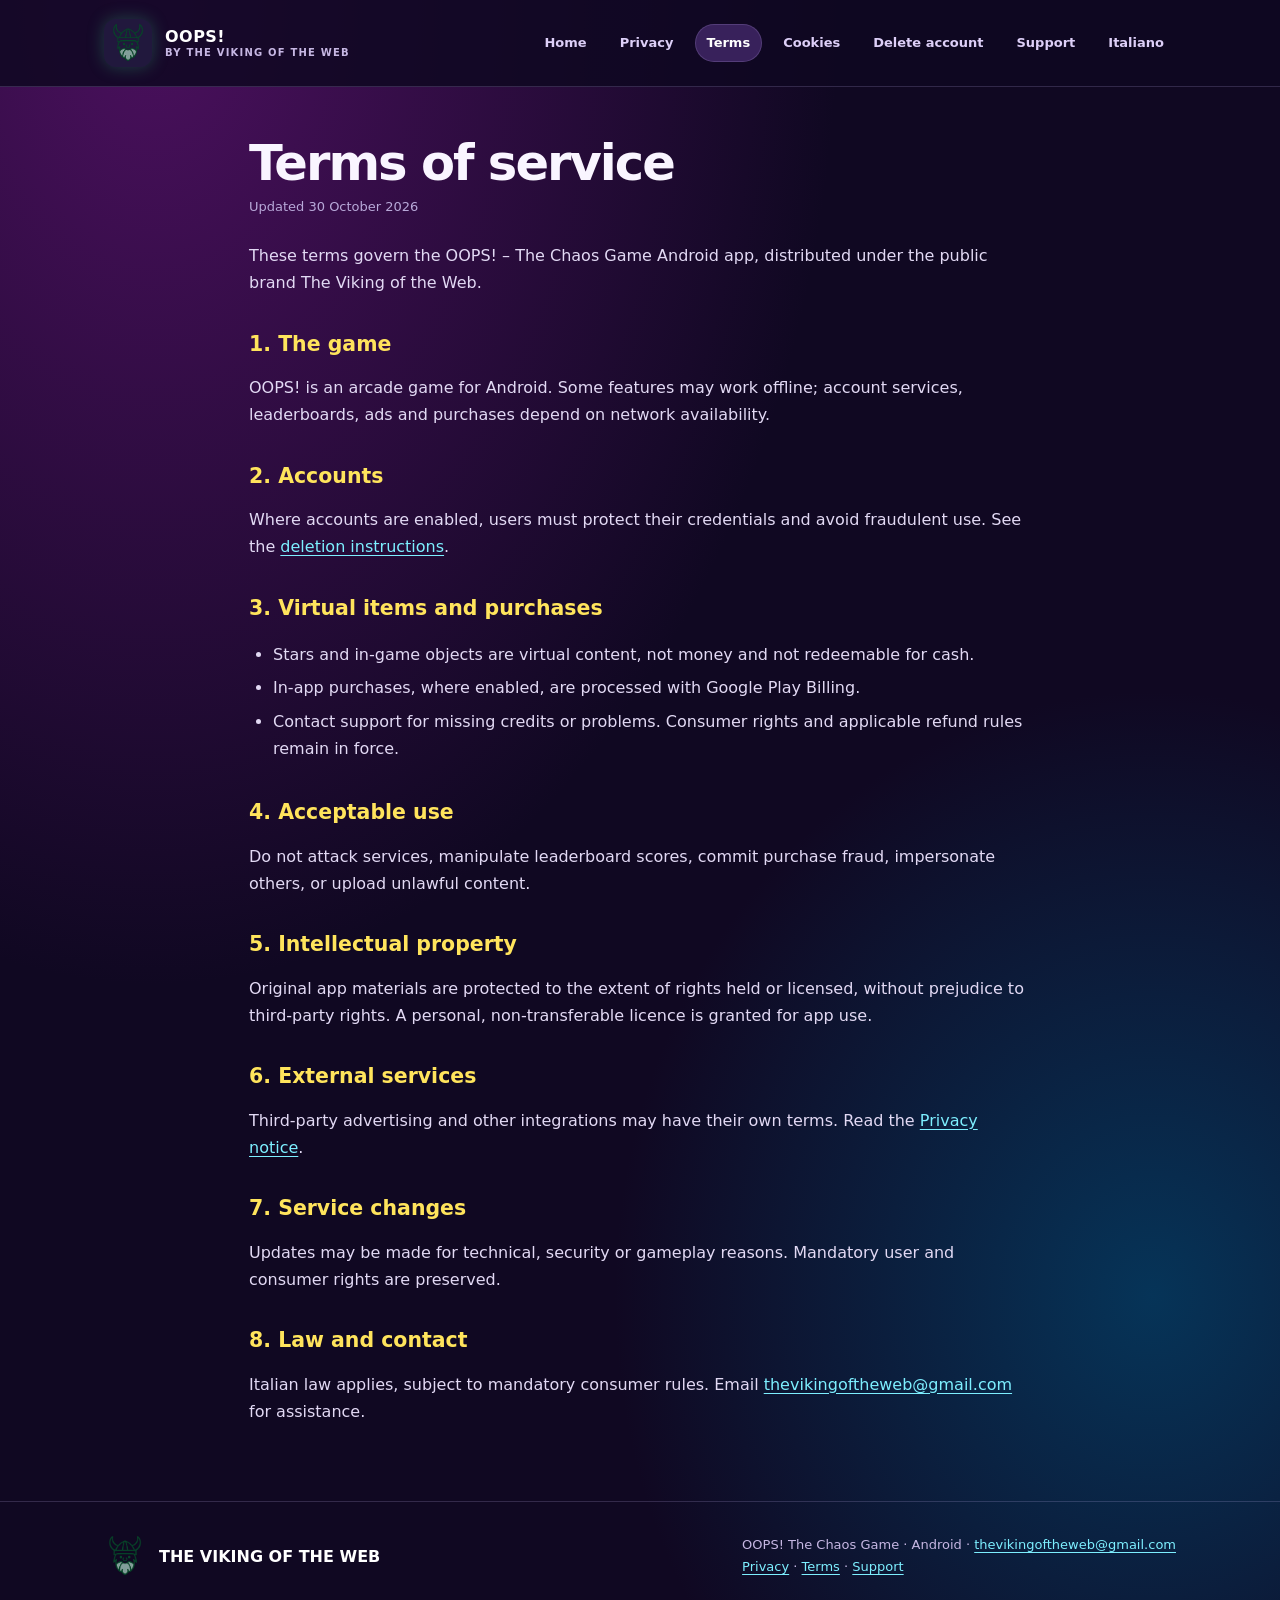
<file: terms-en.html>
<!doctype html>
<html lang="en"><head><meta charset="utf-8"><meta name="viewport" content="width=device-width, initial-scale=1"><meta name="theme-color" content="#180B3B">
<title>Terms of service | OOPS! – The Chaos Game</title><meta name="description" content="OOPS! The Chaos Game — sito ufficiale, privacy, termini e supporto.">
<link rel="icon" href="/favicon.png" type="image/png"><link rel="stylesheet" href="/styles.css">
<link rel="canonical" href="https://oopschaos.com/terms-en">
</head><body><a href="#main" class="skip-link">Skip to content</a>
<header class="site-header"><div class="container topbar"><a class="identity" href="/" aria-label="OOPS! official website"><img src="/assets/the-viking-of-the-web-logo.png" width="48" height="48" alt=""><span class="word">OOPS!<small>by The Viking of the Web</small></span></a>
<nav class="nav" aria-label="Main navigation"><a href="/" >Home</a><a href="/privacy-en" >Privacy</a><a href="/terms-en" aria-current="page">Terms</a><a href="/cookies-en" >Cookies</a><a href="/delete-account-en" >Delete account</a><a href="/support-en" >Support</a><a href="/terms" lang="it" aria-label="Change language">Italiano</a></nav></div></header>
<main class="document" id="main"><h1>Terms of service</h1><p class="meta">Updated 30 October 2026</p><p>These terms govern the OOPS! – The Chaos Game Android app, distributed under the public brand The Viking of the Web.</p><h2>1. The game</h2><p>OOPS! is an arcade game for Android. Some features may work offline; account services, leaderboards, ads and purchases depend on network availability.</p><h2>2. Accounts</h2><p>Where accounts are enabled, users must protect their credentials and avoid fraudulent use. See the <a href="/delete-account-en">deletion instructions</a>.</p><h2>3. Virtual items and purchases</h2><ul><li>Stars and in-game objects are virtual content, not money and not redeemable for cash.</li><li>In-app purchases, where enabled, are processed with Google Play Billing.</li><li>Contact support for missing credits or problems. Consumer rights and applicable refund rules remain in force.</li></ul><h2>4. Acceptable use</h2><p>Do not attack services, manipulate leaderboard scores, commit purchase fraud, impersonate others, or upload unlawful content.</p><h2>5. Intellectual property</h2><p>Original app materials are protected to the extent of rights held or licensed, without prejudice to third-party rights. A personal, non-transferable licence is granted for app use.</p><h2>6. External services</h2><p>Third-party advertising and other integrations may have their own terms. Read the <a href="/privacy-en">Privacy notice</a>.</p><h2>7. Service changes</h2><p>Updates may be made for technical, security or gameplay reasons. Mandatory user and consumer rights are preserved.</p><h2>8. Law and contact</h2><p>Italian law applies, subject to mandatory consumer rules. Email <a href="mailto:thevikingoftheweb@gmail.com">thevikingoftheweb@gmail.com</a> for assistance.</p></main>
<footer class="site-footer"><div class="container footer-inner"><div class="footer-brand"><img src="/assets/the-viking-of-the-web-logo.png" width="42" height="42" alt="Logo The Viking of the Web"><span>THE VIKING OF THE WEB</span></div><div class="footer-meta">OOPS! The Chaos Game · Android · <a href="mailto:thevikingoftheweb@gmail.com">thevikingoftheweb@gmail.com</a><div><a href="/privacy-en">Privacy</a> · <a href="/terms-en">Terms</a> · <a href="/support-en">Support</a></div></div></div></footer>
</body></html>
</file>
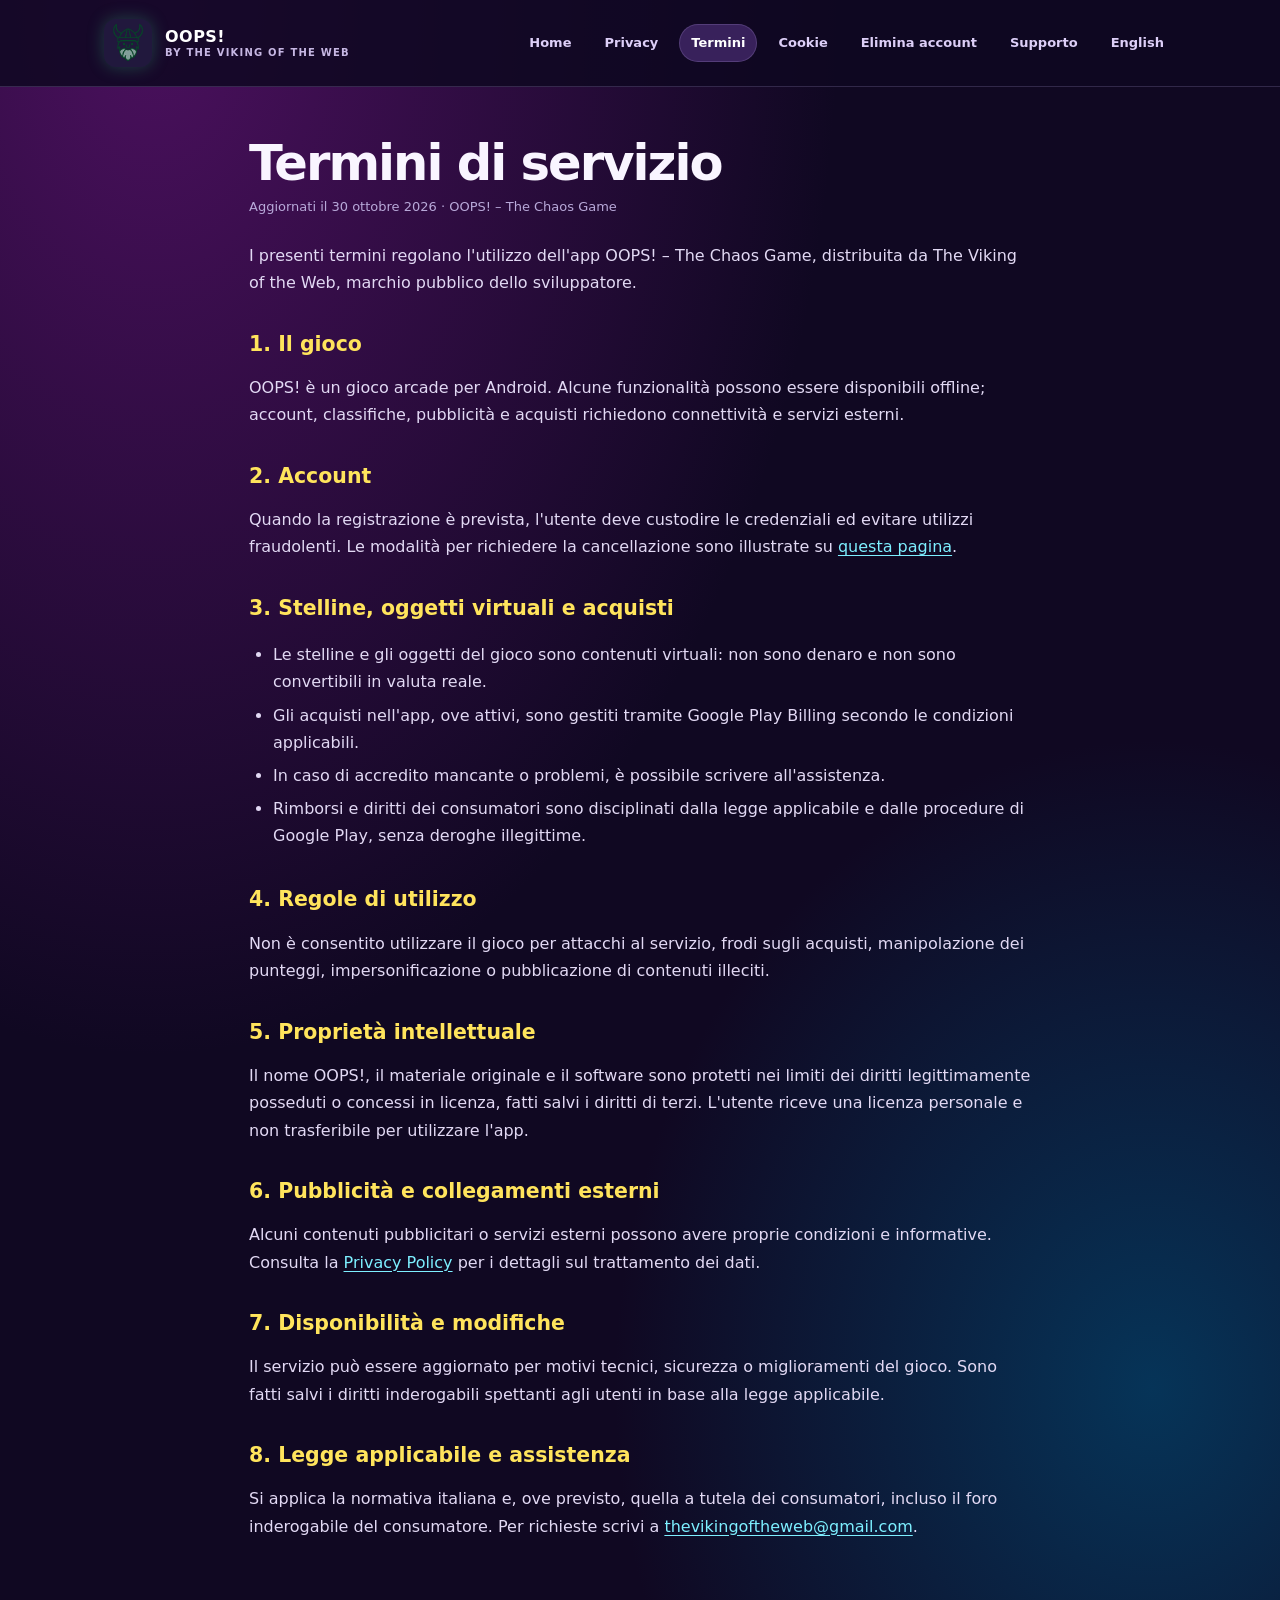
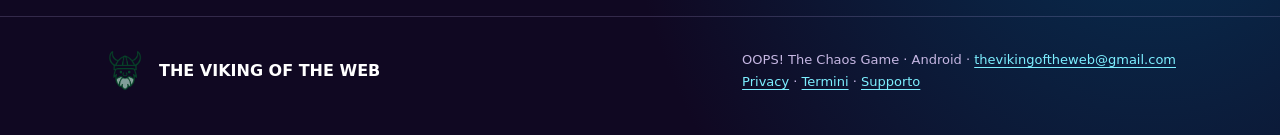
<file: terms.html>
<!doctype html>
<html lang="it"><head><meta charset="utf-8"><meta name="viewport" content="width=device-width, initial-scale=1"><meta name="theme-color" content="#180B3B">
<title>Termini di servizio | OOPS! – The Chaos Game</title><meta name="description" content="OOPS! The Chaos Game — sito ufficiale, privacy, termini e supporto.">
<link rel="icon" href="/favicon.png" type="image/png"><link rel="stylesheet" href="/styles.css">
<link rel="canonical" href="https://oopschaos.com/terms">
</head><body><a href="#main" class="skip-link">Skip to content</a>
<header class="site-header"><div class="container topbar"><a class="identity" href="/" aria-label="OOPS! official website"><img src="/assets/the-viking-of-the-web-logo.png" width="48" height="48" alt=""><span class="word">OOPS!<small>by The Viking of the Web</small></span></a>
<nav class="nav" aria-label="Navigazione principale"><a href="/" >Home</a><a href="/privacy" >Privacy</a><a href="/terms" aria-current="page">Termini</a><a href="/cookies" >Cookie</a><a href="/delete-account" >Elimina account</a><a href="/support" >Supporto</a><a href="/terms-en" lang="en" aria-label="Change language">English</a></nav></div></header>
<main class="document" id="main"><h1>Termini di servizio</h1><p class="meta">Aggiornati il 30 ottobre 2026 · OOPS! – The Chaos Game</p><p>I presenti termini regolano l'utilizzo dell'app OOPS! – The Chaos Game, distribuita da The Viking of the Web, marchio pubblico dello sviluppatore.</p>
<h2>1. Il gioco</h2><p>OOPS! è un gioco arcade per Android. Alcune funzionalità possono essere disponibili offline; account, classifiche, pubblicità e acquisti richiedono connettività e servizi esterni.</p>
<h2>2. Account</h2><p>Quando la registrazione è prevista, l'utente deve custodire le credenziali ed evitare utilizzi fraudolenti. Le modalità per richiedere la cancellazione sono illustrate su <a href="/delete-account">questa pagina</a>.</p>
<h2>3. Stelline, oggetti virtuali e acquisti</h2><ul><li>Le stelline e gli oggetti del gioco sono contenuti virtuali: non sono denaro e non sono convertibili in valuta reale.</li><li>Gli acquisti nell'app, ove attivi, sono gestiti tramite Google Play Billing secondo le condizioni applicabili.</li><li>In caso di accredito mancante o problemi, è possibile scrivere all'assistenza.</li><li>Rimborsi e diritti dei consumatori sono disciplinati dalla legge applicabile e dalle procedure di Google Play, senza deroghe illegittime.</li></ul>
<h2>4. Regole di utilizzo</h2><p>Non è consentito utilizzare il gioco per attacchi al servizio, frodi sugli acquisti, manipolazione dei punteggi, impersonificazione o pubblicazione di contenuti illeciti.</p>
<h2>5. Proprietà intellettuale</h2><p>Il nome OOPS!, il materiale originale e il software sono protetti nei limiti dei diritti legittimamente posseduti o concessi in licenza, fatti salvi i diritti di terzi. L'utente riceve una licenza personale e non trasferibile per utilizzare l'app.</p>
<h2>6. Pubblicità e collegamenti esterni</h2><p>Alcuni contenuti pubblicitari o servizi esterni possono avere proprie condizioni e informative. Consulta la <a href="/privacy">Privacy Policy</a> per i dettagli sul trattamento dei dati.</p>
<h2>7. Disponibilità e modifiche</h2><p>Il servizio può essere aggiornato per motivi tecnici, sicurezza o miglioramenti del gioco. Sono fatti salvi i diritti inderogabili spettanti agli utenti in base alla legge applicabile.</p>
<h2>8. Legge applicabile e assistenza</h2><p>Si applica la normativa italiana e, ove previsto, quella a tutela dei consumatori, incluso il foro inderogabile del consumatore. Per richieste scrivi a <a href="mailto:thevikingoftheweb@gmail.com">thevikingoftheweb@gmail.com</a>.</p></main>
<footer class="site-footer"><div class="container footer-inner"><div class="footer-brand"><img src="/assets/the-viking-of-the-web-logo.png" width="42" height="42" alt="Logo The Viking of the Web"><span>THE VIKING OF THE WEB</span></div><div class="footer-meta">OOPS! The Chaos Game · Android · <a href="mailto:thevikingoftheweb@gmail.com">thevikingoftheweb@gmail.com</a><div><a href="/privacy">Privacy</a> · <a href="/terms">Termini</a> · <a href="/support">Supporto</a></div></div></div></footer>
</body></html>
</file>
<file: styles.css>
/* OOPS! official website — no third-party fonts, JS, or trackers */
:root{color-scheme:dark;--bg:#100822;--panel:#1e123b;--violet:#9e75ff;--pink:#ff3ca9;--cyan:#34e4ff;--yellow:#ffe45c;--text:#f9f5ff;--muted:#c6b7e3;--line:rgba(210,186,255,.18)}
*,*::before,*::after{box-sizing:border-box} html{scroll-behavior:smooth}
body{margin:0;background:radial-gradient(ellipse at 12% 0%,#4b105e 0%,transparent 43%),radial-gradient(ellipse at 90% 80%,#063458 0%,transparent 33%),#100822;color:var(--text);font:16px/1.7 system-ui,-apple-system,BlinkMacSystemFont,"Segoe UI",sans-serif;min-height:100vh}
a{color:#7defff;text-underline-offset:3px} a:hover{color:#fff} a:focus-visible,button:focus-visible{outline:3px solid var(--yellow);outline-offset:4px;border-radius:6px}
.skip-link{position:absolute;left:-9999px;top:10px;z-index:9;background:#20144c;padding:8px}.skip-link:focus{left:10px}
.container{max-width:1120px;margin:auto;padding-left:24px;padding-right:24px}
header.site-header{border-bottom:1px solid var(--line);background:rgba(15,8,33,.85)}
.topbar{display:flex;gap:24px;flex-wrap:wrap;align-items:center;justify-content:space-between;min-height:86px;padding-top:10px;padding-bottom:10px}
.identity{display:flex;gap:13px;align-items:center;text-decoration:none;color:#fff!important;font-weight:900;letter-spacing:.03em}
.identity img{width:48px;height:48px;object-fit:contain;border-radius:12px;background:#21183d;padding:4px;box-shadow:0 0 17px #39ba8152}
.identity .word{display:flex;flex-direction:column;line-height:1.2}.identity small{font-size:10px;color:var(--muted);font-weight:650;letter-spacing:.12em;text-transform:uppercase}
.nav{display:flex;gap:9px;align-items:center;flex-wrap:wrap}.nav a{font-size:13px;font-weight:700;text-decoration:none;color:#ddcff8;border:1px solid transparent;border-radius:999px;padding:7px 11px}.nav a:hover,.nav a[aria-current="page"]{color:white;background:#38215b;border-color:var(--line)}
.hero{display:grid;grid-template-columns:1.13fr .87fr;gap:55px;align-items:center;padding-top:72px;padding-bottom:85px;position:relative}
.eyebrow{text-transform:uppercase;letter-spacing:.2em;color:var(--cyan);font-size:12px;font-weight:900}
.hero .brand{max-width:520px;width:100%;height:auto;display:block;margin:14px 0 8px}
h1{font-size:clamp(2.15rem,4vw,3.45rem);line-height:1.13;margin:16px 0 18px;letter-spacing:-.04em}h1 strong{color:var(--yellow)}
p{color:#dfd5f5}.lead{font-size:clamp(1.05rem,1.4vw,1.24rem);max-width:630px}
.pills{display:flex;flex-wrap:wrap;gap:9px;margin:26px 0}.pill{border:1px solid #9e75ff50;background:#5b238950;border-radius:50px;padding:6px 13px;color:#fff;font-size:13px;font-weight:750}
.button{display:inline-flex;align-items:center;justify-content:center;gap:8px;padding:13px 22px;border-radius:14px;text-decoration:none;font-weight:900;background:linear-gradient(120deg,#ff419e,#7b3cff);color:white!important;border:1px solid #ffffff44;box-shadow:0 10px 24px #ff319629}.button:hover{filter:brightness(1.1)}.button.secondary{background:#241546;box-shadow:none}
.hero-art{position:relative;min-height:455px;border:1px solid #9f78ff40;border-radius:36px;background:radial-gradient(circle at 52% 45%,#6c2da088,#170d35 68%);display:flex;align-items:center;justify-content:center;overflow:hidden;box-shadow:0 22px 75px #0006}
.hero-art::before{content:"";width:360px;height:360px;border:1px dashed #bc8aff49;border-radius:50%;position:absolute}.hero-art::after{content:"✦ ✧ ✦";position:absolute;bottom:35px;color:#ffe45c;font-size:29px;letter-spacing:24px}
.hero-art img{width:min(73%,310px);height:auto;filter:drop-shadow(0 18px 32px #030318a9);transform:rotate(-8deg);animation:float 6s ease-in-out infinite}
@keyframes float{50%{transform:translateY(-12px) rotate(5deg)}}
section{padding-top:40px;padding-bottom:54px}.section-title{font-size:clamp(1.55rem,3vw,2.35rem);line-height:1.2;margin:0 0 12px}.section-intro{max-width:690px;margin:0 0 25px}
.grid{display:grid;grid-template-columns:repeat(3,1fr);gap:16px}.feature{background:linear-gradient(130deg,#291647,#1a1235);border:1px solid var(--line);border-radius:24px;padding:25px;min-height:215px}
.feature .bubble{display:inline-flex;width:48px;height:48px;border-radius:16px;align-items:center;justify-content:center;font-weight:900;color:#190d36;font-size:23px}.pink{background:var(--pink)}.cyan{background:var(--cyan)}.yellow{background:var(--yellow)}
.feature h3{font-size:20px;margin:15px 0 6px;line-height:1.25}.feature p{font-size:14px;margin:0}
.panel{border:1px solid var(--line);background:#24153edd;border-radius:24px;padding:28px}.legal-links{display:grid;grid-template-columns:repeat(2,1fr);gap:10px}.legal-links a{border:1px solid var(--line);padding:14px 16px;border-radius:13px;background:#120c2d;display:flex;justify-content:space-between;text-decoration:none;color:#e9dbff;font-weight:750}.legal-links a:hover{border-color:var(--cyan);color:white}
.site-footer{border-top:1px solid var(--line);padding:32px 0 42px;margin-top:46px}.footer-inner{display:flex;justify-content:space-between;align-items:center;gap:18px;flex-wrap:wrap}.footer-brand{display:flex;align-items:center;gap:13px;color:#fff;font-weight:800}.footer-brand img{width:42px;height:42px;object-fit:contain}.footer-meta{font-size:13px;color:var(--muted)}
.document{max-width:830px;margin:48px auto 76px;padding:0 24px}.doc-top{display:flex;gap:15px;justify-content:space-between;align-items:center;flex-wrap:wrap}.doc-top a{font-size:13px;font-weight:800}
.document h1{font-size:clamp(2rem,4.5vw,3.1rem);margin:22px 0 5px}.document h2{font-size:1.28rem;line-height:1.35;color:var(--yellow);margin:34px 0 10px}.document h3{font-size:1.04rem;margin:19px 0 7px}
.document p,.document li{color:#e2d9f4}.document ul,.document ol{padding-left:24px}.document li{padding:3px 0}.document .meta{color:#b8a9d9;font-size:13px;margin:5px 0 24px}
.note{border-left:4px solid var(--cyan);padding:14px 18px;background:rgba(56,220,250,.08);border-radius:0 12px 12px 0}.box{background:rgba(255,255,255,.045);border:1px solid var(--line);padding:20px 24px;border-radius:20px;margin:24px 0}
code{color:#ffe45c;overflow-wrap:anywhere}.fine{font-size:13px}.card-actions{display:flex;flex-wrap:wrap;gap:12px;margin-top:23px}
@media(max-width:800px){.hero{grid-template-columns:1fr;gap:25px;padding-top:36px;padding-bottom:45px}.hero-art{min-height:320px}.grid{grid-template-columns:1fr}.topbar{align-items:start}.legal-links{grid-template-columns:1fr}.feature{min-height:0}.nav{gap:3px}}
@media(max-width:420px){.container{padding-left:18px;padding-right:18px}.topbar{gap:10px}.identity img{width:38px;height:38px}.nav a{padding:5px 8px;font-size:12px}.document{padding:0 18px}}
@media(prefers-reduced-motion:reduce){*,*::before,*::after{scroll-behavior:auto!important;animation:none!important;transition:none!important}}

/* Art direction: official artwork chosen by developer */
.hero-cover{min-height:0;aspect-ratio:1/1;background:#120825;max-width:550px;padding:0}
.hero-cover::before,.hero-cover::after{display:none}
.hero-cover img{display:block;width:100%;height:100%;object-fit:cover;max-width:none;filter:none;transform:none;animation:none}
@media(max-width:800px){.hero-cover{width:100%;max-width:470px;margin-inline:auto}}
</file>
